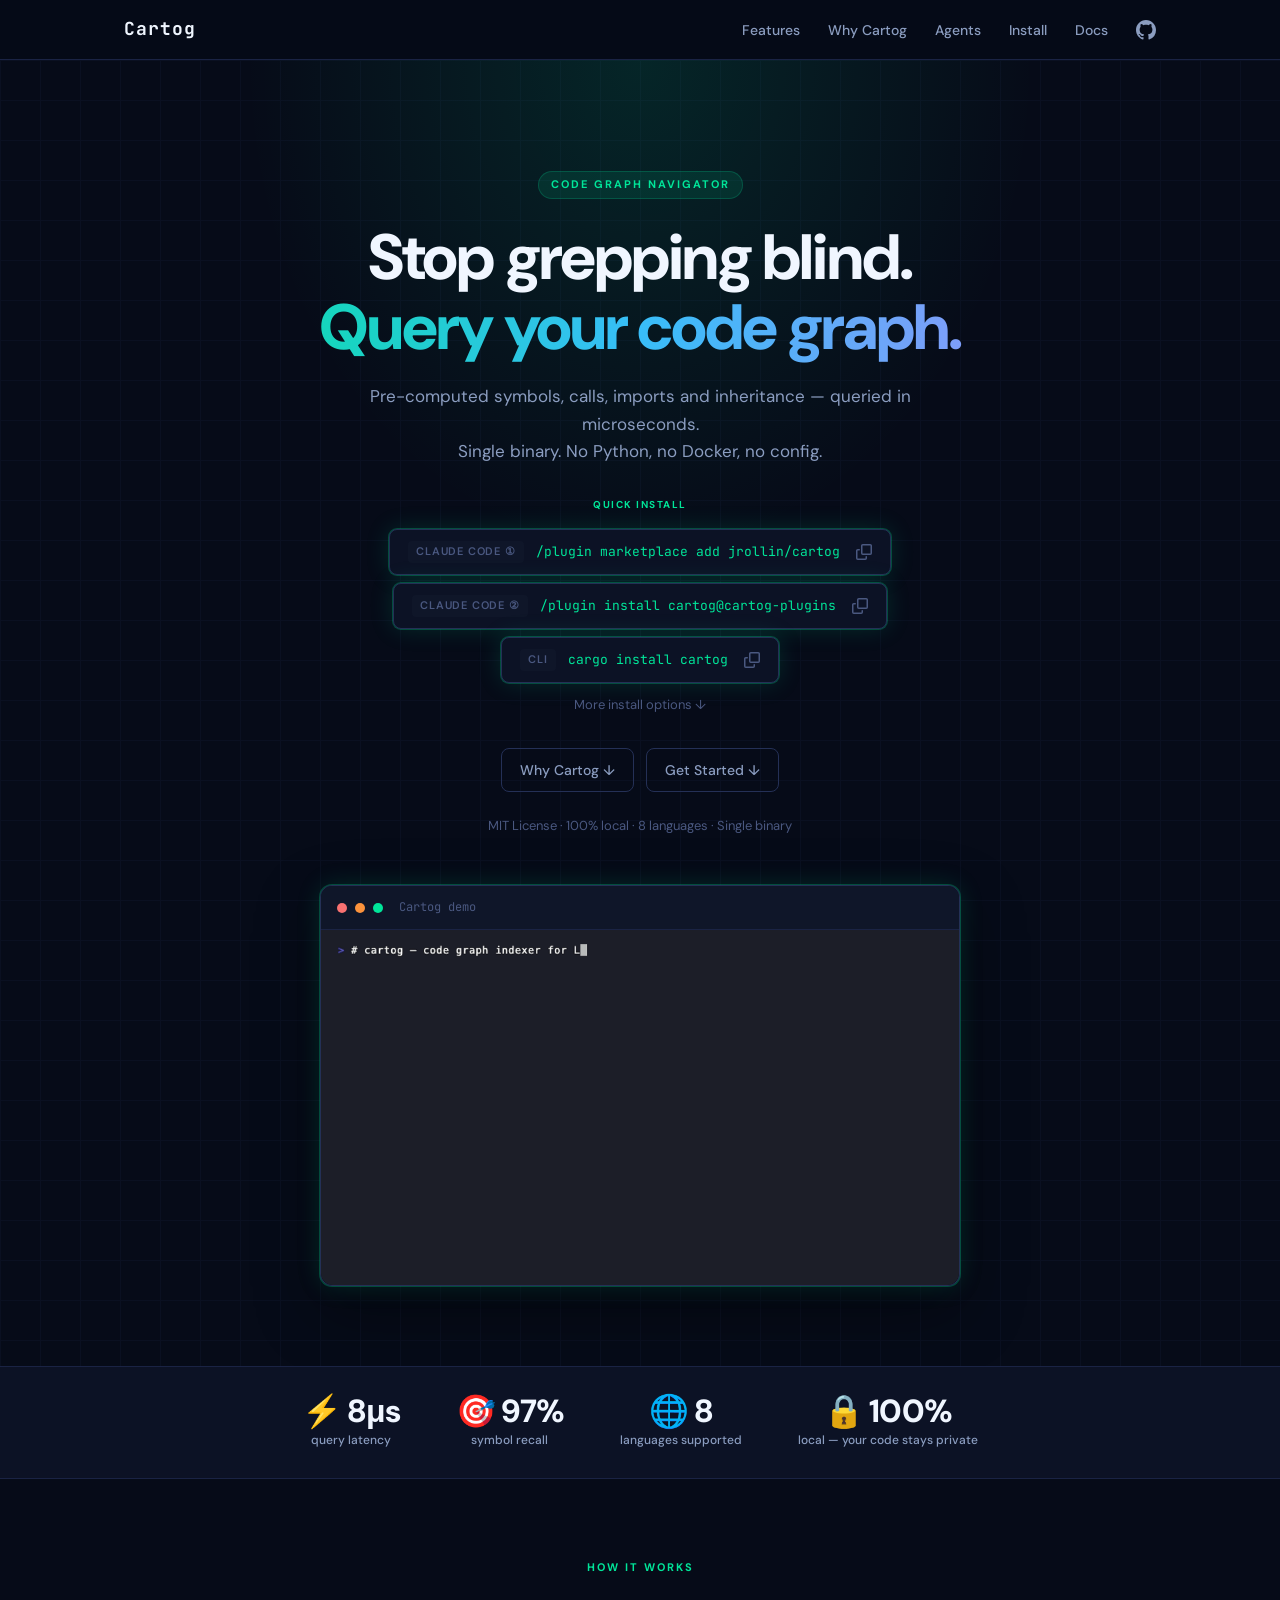
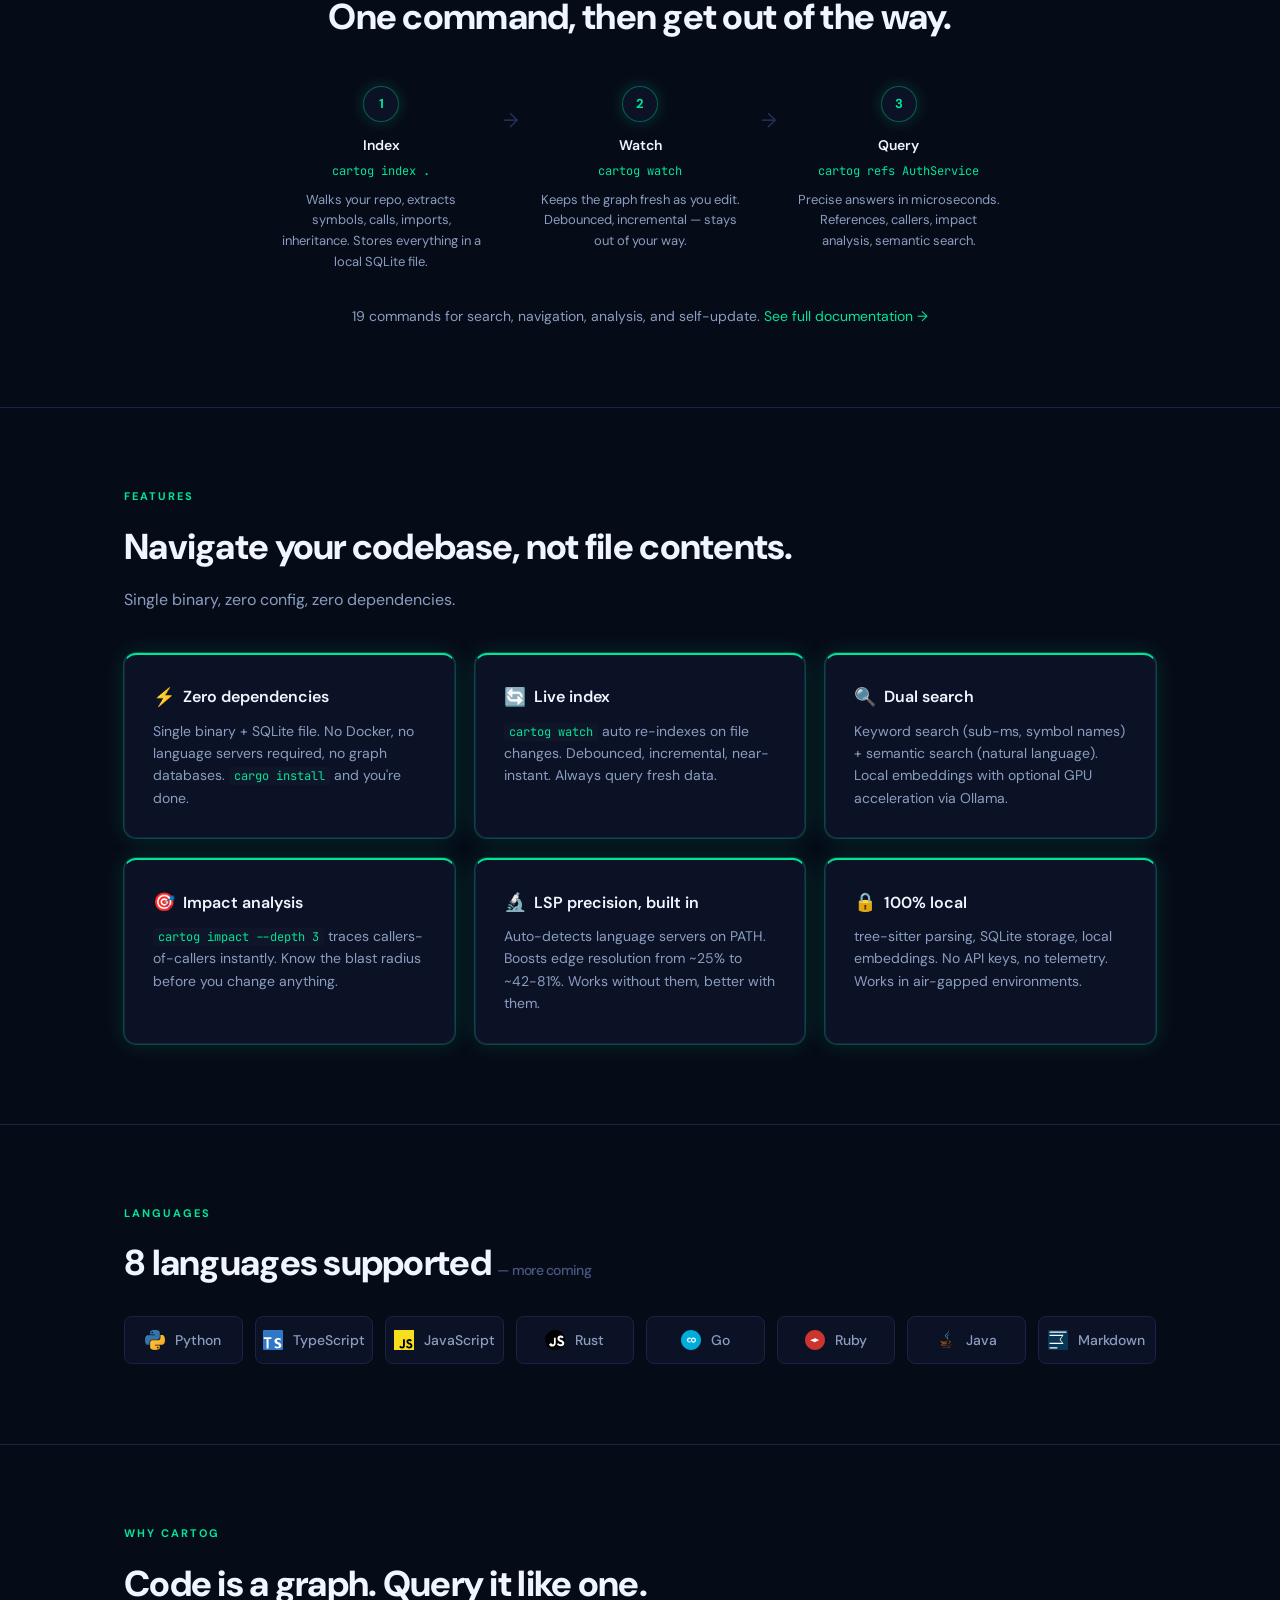
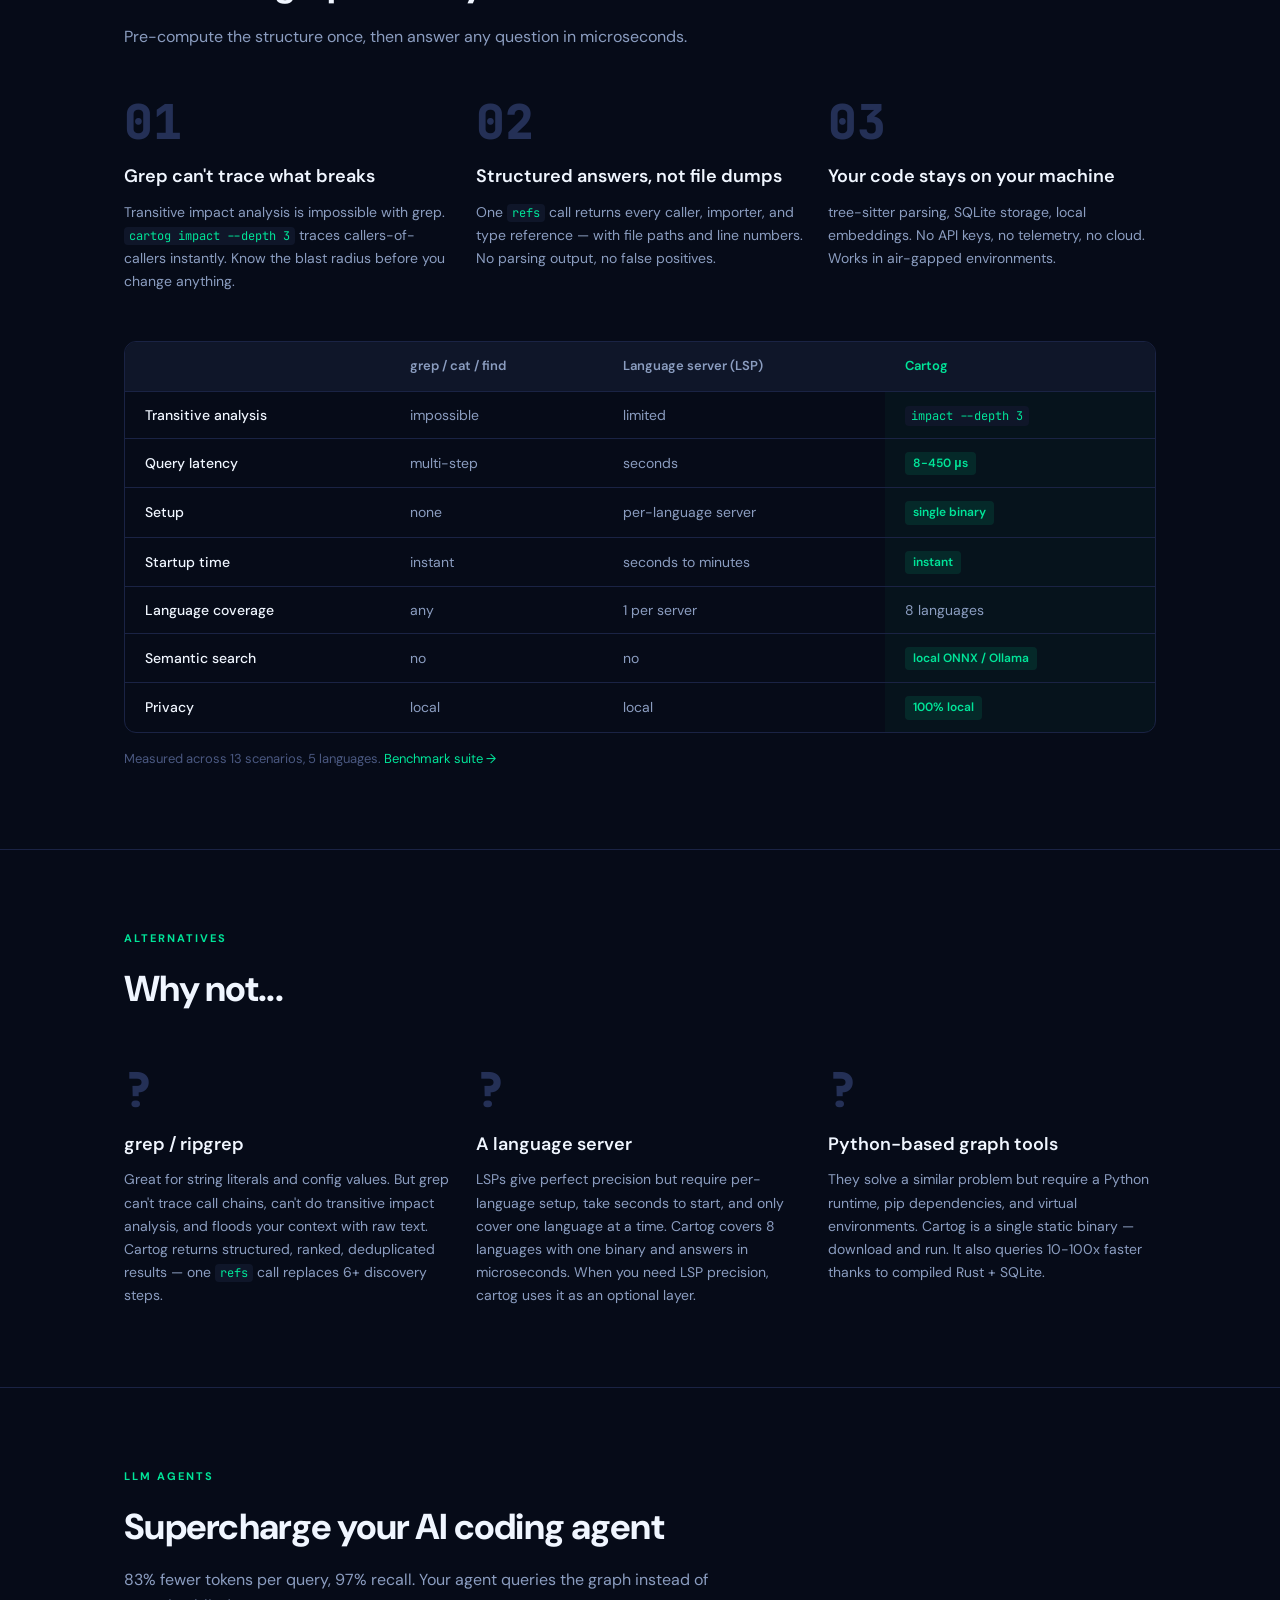
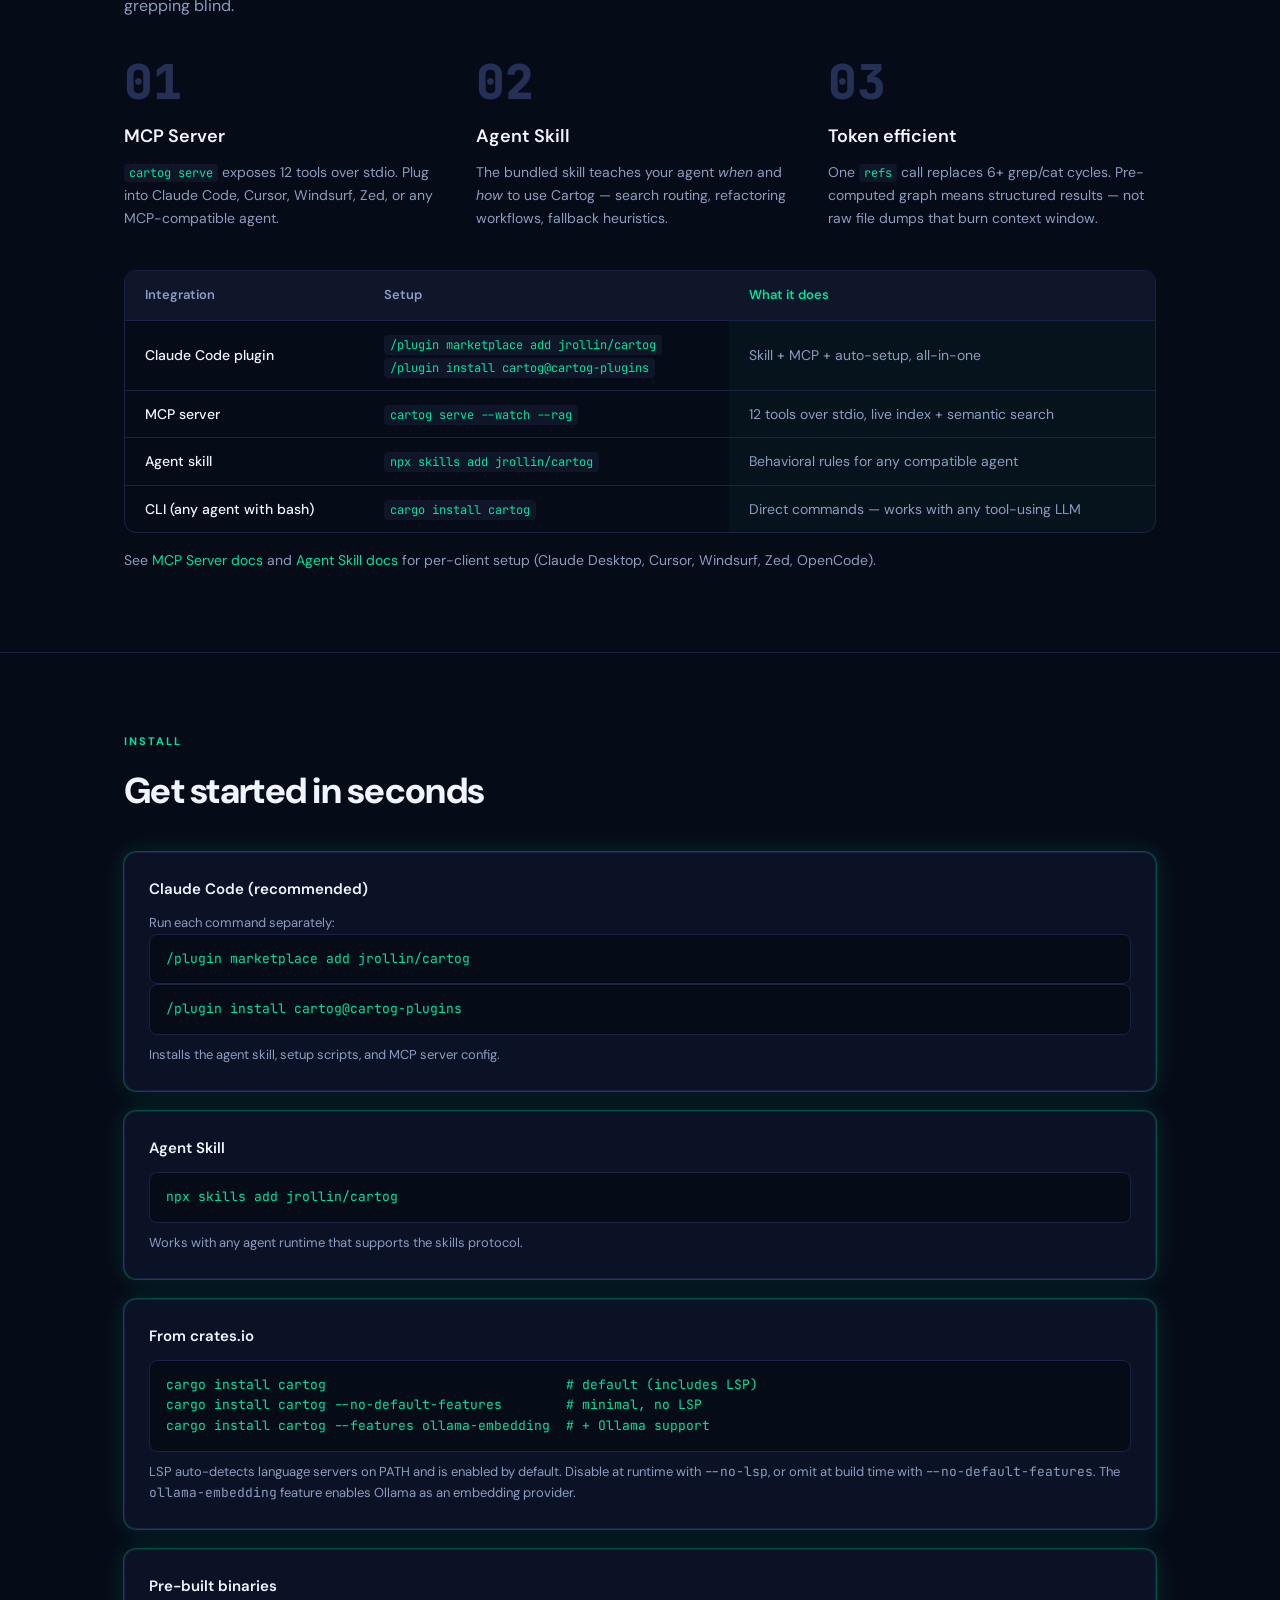
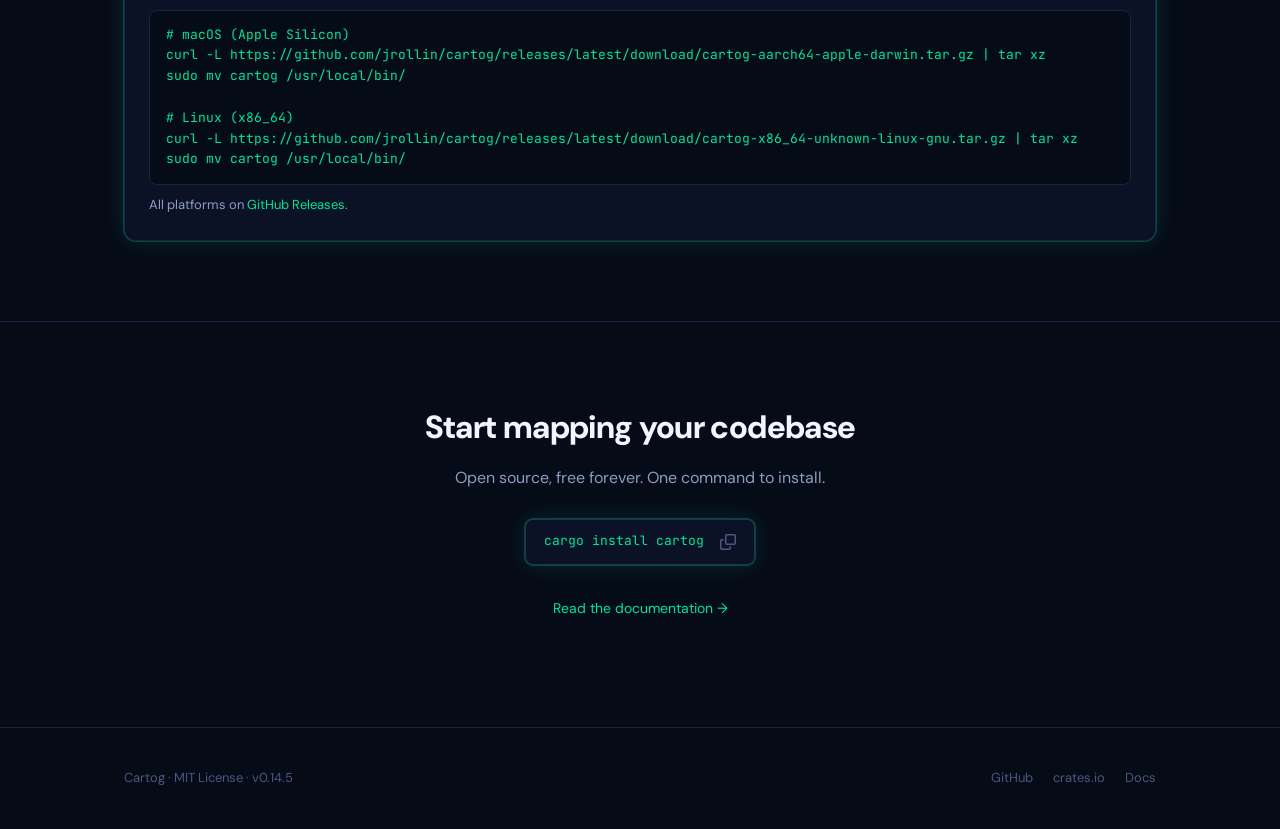
<file: site/index.html>
<!DOCTYPE html>
<html lang="en">
<head>
  <meta charset="UTF-8">
  <meta name="viewport" content="width=device-width, initial-scale=1.0">
  <title>Cartog — Stop grepping blind. Query your code graph.</title>
  <meta name="description" content="Code graph navigator. Pre-computed symbols, calls, imports and inheritance — queried in microseconds. Single binary, 100% local, 8 languages.">
  <link rel="stylesheet" href="style.css">
</head>
<body>

<!-- ── Nav ──────────────────────────────────────── -->
<header class="nav">
  <div class="nav-inner">
    <a href="index.html" class="nav-logo">Cartog</a>
    <button class="nav-toggle" aria-label="Toggle navigation" onclick="document.querySelector('.nav-links').classList.toggle('open')">
      <span></span><span></span><span></span>
    </button>
    <ul class="nav-links">
      <li><a href="#features">Features</a></li>
      <li><a href="#why">Why Cartog</a></li>
      <li><a href="#agents">Agents</a></li>
      <li><a href="#install">Install</a></li>
      <li><a href="usage.html">Docs</a></li>
      <li>
        <a href="https://github.com/jrollin/cartog" class="github-link" aria-label="GitHub">
          <svg viewBox="0 0 16 16"><path d="M8 0C3.58 0 0 3.58 0 8c0 3.54 2.29 6.53 5.47 7.59.4.07.55-.17.55-.38 0-.19-.01-.82-.01-1.49-2.01.37-2.53-.49-2.69-.94-.09-.23-.48-.94-.82-1.13-.28-.15-.68-.52-.01-.53.63-.01 1.08.58 1.23.82.72 1.21 1.87.87 2.33.66.07-.52.28-.87.51-1.07-1.78-.2-3.64-.89-3.64-3.95 0-.87.31-1.59.82-2.15-.08-.2-.36-1.02.08-2.12 0 0 .67-.21 2.2.82.64-.18 1.32-.27 2-.27.68 0 1.36.09 2 .27 1.53-1.04 2.2-.82 2.2-.82.44 1.1.16 1.92.08 2.12.51.56.82 1.27.82 2.15 0 3.07-1.87 3.75-3.65 3.95.29.25.54.73.54 1.48 0 1.07-.01 1.93-.01 2.2 0 .21.15.46.55.38A8.013 8.013 0 0016 8c0-4.42-3.58-8-8-8z"/></svg>
        </a>
      </li>
    </ul>
  </div>
</header>

<!-- ── Hero ─────────────────────────────────────── -->
<section class="hero">
  <div class="container">
    <div class="hero-eyebrow">Code Graph Navigator</div>

    <h1>
      <span class="line-plain">Stop grepping blind.</span>
      <span class="line-accent">Query your code graph.</span>
    </h1>

    <p class="subtitle">
      Pre-computed symbols, calls, imports and inheritance — queried in microseconds.<br>
      Single binary. No Python, no Docker, no config.
    </p>

    <div class="hero-installs">
      <div class="install-group-label">Quick Install</div>
      <div class="install-widget">
        <span class="install-label">Claude Code ①</span>
        <code>/plugin marketplace add jrollin/cartog</code>
        <button class="copy-btn" onclick="copyCmd(this, '/plugin marketplace add jrollin/cartog')" aria-label="Copy to clipboard">
          <svg width="16" height="16" viewBox="0 0 16 16" fill="currentColor"><path d="M0 6.75C0 5.784.784 5 1.75 5h1.5a.75.75 0 010 1.5h-1.5a.25.25 0 00-.25.25v7.5c0 .138.112.25.25.25h7.5a.25.25 0 00.25-.25v-1.5a.75.75 0 011.5 0v1.5A1.75 1.75 0 019.25 16h-7.5A1.75 1.75 0 010 14.25zM5 1.75C5 .784 5.784 0 6.75 0h7.5C15.216 0 16 .784 16 1.75v7.5A1.75 1.75 0 0114.25 11h-7.5A1.75 1.75 0 015 9.25zm1.75-.25a.25.25 0 00-.25.25v7.5c0 .138.112.25.25.25h7.5a.25.25 0 00.25-.25v-7.5a.25.25 0 00-.25-.25z"/></svg>
        </button>
      </div>
      <div class="install-widget">
        <span class="install-label">Claude Code ②</span>
        <code>/plugin install cartog@cartog-plugins</code>
        <button class="copy-btn" onclick="copyCmd(this, '/plugin install cartog@cartog-plugins')" aria-label="Copy to clipboard">
          <svg width="16" height="16" viewBox="0 0 16 16" fill="currentColor"><path d="M0 6.75C0 5.784.784 5 1.75 5h1.5a.75.75 0 010 1.5h-1.5a.25.25 0 00-.25.25v7.5c0 .138.112.25.25.25h7.5a.25.25 0 00.25-.25v-1.5a.75.75 0 011.5 0v1.5A1.75 1.75 0 019.25 16h-7.5A1.75 1.75 0 010 14.25zM5 1.75C5 .784 5.784 0 6.75 0h7.5C15.216 0 16 .784 16 1.75v7.5A1.75 1.75 0 0114.25 11h-7.5A1.75 1.75 0 015 9.25zm1.75-.25a.25.25 0 00-.25.25v7.5c0 .138.112.25.25.25h7.5a.25.25 0 00.25-.25v-7.5a.25.25 0 00-.25-.25z"/></svg>
        </button>
      </div>
      <div class="install-widget">
        <span class="install-label">CLI</span>
        <code>cargo install cartog</code>
        <button class="copy-btn" onclick="copyCmd(this, 'cargo install cartog')" aria-label="Copy to clipboard">
          <svg width="16" height="16" viewBox="0 0 16 16" fill="currentColor"><path d="M0 6.75C0 5.784.784 5 1.75 5h1.5a.75.75 0 010 1.5h-1.5a.25.25 0 00-.25.25v7.5c0 .138.112.25.25.25h7.5a.25.25 0 00.25-.25v-1.5a.75.75 0 011.5 0v1.5A1.75 1.75 0 019.25 16h-7.5A1.75 1.75 0 010 14.25zM5 1.75C5 .784 5.784 0 6.75 0h7.5C15.216 0 16 .784 16 1.75v7.5A1.75 1.75 0 0114.25 11h-7.5A1.75 1.75 0 015 9.25zm1.75-.25a.25.25 0 00-.25.25v7.5c0 .138.112.25.25.25h7.5a.25.25 0 00.25-.25v-7.5a.25.25 0 00-.25-.25z"/></svg>
        </button>
      </div>
      <a href="#install" style="font-size: 13px; color: var(--text-tertiary); margin-top: 4px;">More install options ↓</a>
    </div>

    <div class="hero-ctas" style="margin-top: 32px;">
      <a href="#why" class="btn-secondary">Why Cartog ↓</a>
      <a href="#install" class="btn-secondary">Get Started ↓</a>
    </div>

    <div class="hero-meta">
      <span>MIT License · 100% local · 8 languages · Single binary</span>
    </div>

    <!-- Terminal demo -->
    <div class="terminal" style="margin-top: 48px;">
      <div class="terminal-header">
        <div class="terminal-dot red"></div>
        <div class="terminal-dot yellow"></div>
        <div class="terminal-dot green"></div>
        <span class="terminal-title">Cartog demo</span>
      </div>
      <img src="demo.gif" alt="Cartog demo — index, search, refs, impact" class="terminal-gif">
    </div>
  </div>
</section>

<!-- ── Stats bar ───────────────────────────────── -->
<div class="stats-bar">
  <div class="container">
    <div class="stat-item">
      <div class="stat-value">⚡ 8μs</div>
      <div class="stat-label">query latency</div>
    </div>
    <div class="stat-item">
      <div class="stat-value">🎯 97%</div>
      <div class="stat-label">symbol recall</div>
    </div>
    <div class="stat-item">
      <div class="stat-value">🌐 8</div>
      <div class="stat-label">languages supported</div>
    </div>
    <div class="stat-item">
      <div class="stat-value">🔒 100%</div>
      <div class="stat-label">local — your code stays private</div>
    </div>
  </div>
</div>

<!-- ── How It Works ─────────────────────────────── -->
<section class="how-it-works">
  <div class="container">
    <div class="section-label">How it works</div>
    <h2 class="section-heading">One command, then get out of the way.</h2>

    <div class="how-steps">
      <div class="how-step">
        <div class="how-step-number">1</div>
        <div class="how-step-title">Index</div>
        <code>cartog index .</code>
        <p>Walks your repo, extracts symbols, calls, imports, inheritance. Stores everything in a local SQLite file.</p>
      </div>

      <div class="how-arrow" aria-hidden="true">→</div>

      <div class="how-step">
        <div class="how-step-number">2</div>
        <div class="how-step-title">Watch</div>
        <code>cartog watch</code>
        <p>Keeps the graph fresh as you edit. Debounced, incremental — stays out of your way.</p>
      </div>

      <div class="how-arrow" aria-hidden="true">→</div>

      <div class="how-step">
        <div class="how-step-number">3</div>
        <div class="how-step-title">Query</div>
        <code>cartog refs AuthService</code>
        <p>Precise answers in microseconds. References, callers, impact analysis, semantic search.</p>
      </div>
    </div>

    <p style="margin-top: 32px; text-align: center; font-size: 14px; color: var(--text-secondary);">
      19 commands for search, navigation, analysis, and self-update. <a href="usage.html">See full documentation →</a>
    </p>
  </div>
</section>

<!-- ── Features ─────────────────────────────────── -->
<section id="features">
  <div class="container">
    <div class="section-label">Features</div>
    <h2 class="section-heading">Navigate your codebase, not file contents.</h2>
    <p class="section-subtitle">Single binary, zero config, zero dependencies.</p>

    <div class="features-grid" style="margin-top: 40px;">
      <div class="feature-card">
        <h3><span class="feature-icon">⚡</span> Zero dependencies</h3>
        <p>Single binary + SQLite file. No Docker, no language servers required, no graph databases. <code>cargo install</code> and you're done.</p>
      </div>
      <div class="feature-card">
        <h3><span class="feature-icon">🔄</span> Live index</h3>
        <p><code>cartog watch</code> auto re-indexes on file changes. Debounced, incremental, near-instant. Always query fresh data.</p>
      </div>
      <div class="feature-card">
        <h3><span class="feature-icon">🔍</span> Dual search</h3>
        <p>Keyword search (sub-ms, symbol names) + semantic search (natural language). Local embeddings with optional GPU acceleration via Ollama.</p>
      </div>
      <div class="feature-card">
        <h3><span class="feature-icon">🎯</span> Impact analysis</h3>
        <p><code>cartog impact --depth 3</code> traces callers-of-callers instantly. Know the blast radius before you change anything.</p>
      </div>
      <div class="feature-card">
        <h3><span class="feature-icon">🔬</span> LSP precision, built in</h3>
        <p>Auto-detects language servers on PATH. Boosts edge resolution from ~25% to ~42-81%. Works without them, better with them.</p>
      </div>
      <div class="feature-card">
        <h3><span class="feature-icon">🔒</span> 100% local</h3>
        <p>tree-sitter parsing, SQLite storage, local embeddings. No API keys, no telemetry. Works in air-gapped environments.</p>
      </div>
    </div>
  </div>
</section>

<!-- ── Languages ─────────────────────────────────── -->
<section class="languages-section">
  <div class="container">
    <div class="section-label">Languages</div>
    <h2 class="section-heading">8 languages supported <span style="font-size: 14px; font-weight: 500; color: var(--text-tertiary);">— more coming</span></h2>
    <div class="lang-grid">
      <span class="lang-tag">
        <svg width="20" height="20" viewBox="0 0 256 255"><defs><linearGradient id="py-a" x1="12.96%" x2="79.68%" y1="12.04%" y2="93.06%"><stop offset="0%" stop-color="#387EB8"/><stop offset="100%" stop-color="#366994"/></linearGradient><linearGradient id="py-b" x1="19.13%" x2="90.43%" y1="20.58%" y2="88.72%"><stop offset="0%" stop-color="#FFC331"/><stop offset="100%" stop-color="#F5A623"/></linearGradient></defs><path fill="url(#py-a)" d="M126.916.072c-64.832 0-60.784 28.115-60.784 28.115l.072 29.128h61.868v8.745H41.631S.145 61.355.145 126.77c0 65.417 36.21 63.097 36.21 63.097h21.61v-30.356s-1.165-36.21 35.632-36.21h61.362s34.475.557 34.475-33.319V33.97S194.67.072 126.916.072zM92.802 19.66a11.12 11.12 0 110 22.24 11.12 11.12 0 010-22.24z"/><path fill="url(#py-b)" d="M128.757 254.126c64.832 0 60.784-28.115 60.784-28.115l-.072-29.127H127.6v-8.745h86.441s41.486 4.705 41.486-60.712c0-65.416-36.21-63.096-36.21-63.096h-21.61v30.355s1.165 36.21-35.632 36.21h-61.362s-34.475-.557-34.475 33.32v56.013s-5.235 33.897 62.518 33.897zm34.114-19.586a11.12 11.12 0 110-22.24 11.12 11.12 0 010 22.24z"/></svg>
        Python
      </span>
      <span class="lang-tag">
        <svg width="20" height="20" viewBox="0 0 256 256"><rect width="256" height="256" fill="#3178C6" rx="12"/><path fill="#fff" d="M150.518 200.475v27.62c4.492 2.302 9.805 4.028 15.938 5.179 6.133 1.151 12.597 1.726 19.393 1.726 6.622 0 12.914-.633 18.874-1.899 5.96-1.266 11.187-3.352 15.678-6.257 4.492-2.906 8.048-6.796 10.669-11.672 2.621-4.875 3.932-10.94 3.932-18.194 0-5.237-.758-9.768-2.274-13.592-1.516-3.825-3.7-7.246-6.551-10.264-2.851-3.018-6.305-5.756-10.362-8.214-4.057-2.457-8.626-4.799-13.707-7.024-3.7-1.554-7.016-3.049-9.95-4.484-2.932-1.436-5.434-2.906-7.506-4.408-2.072-1.504-3.664-3.122-4.776-4.855-1.112-1.733-1.668-3.71-1.668-5.93 0-2.047.498-3.882 1.494-5.506.997-1.623 2.39-3.018 4.181-4.18 1.791-1.164 3.932-2.063 6.422-2.698 2.49-.634 5.237-.952 8.24-.952 2.136 0 4.407.173 6.813.519 2.406.346 4.836.895 7.287 1.647 2.451.751 4.836 1.699 7.156 2.843a37.4 37.4 0 016.38 3.97v-25.534c-4.145-1.669-8.683-2.882-13.616-3.64-4.933-.759-10.554-1.138-16.862-1.138-6.552 0-12.778.691-18.68 2.073-5.9 1.382-11.126 3.583-15.678 6.603-4.55 3.018-8.162 6.968-10.833 11.849-2.67 4.882-4.006 10.764-4.006 17.648 0 8.617 2.562 15.977 7.687 22.082 5.126 6.104 12.812 11.169 23.06 15.195 4.058 1.611 7.803 3.165 11.234 4.663 3.432 1.496 6.38 3.069 8.845 4.717 2.466 1.647 4.396 3.467 5.79 5.458 1.393 1.991 2.09 4.296 2.09 6.914 0 1.93-.44 3.71-1.322 5.333-.88 1.623-2.217 3.018-4.008 4.18-1.791 1.164-4.043 2.063-6.755 2.698-2.712.634-5.876.952-9.494.952-6.206 0-12.347-1.093-18.422-3.278-6.075-2.185-11.602-5.468-16.58-9.85zM108.042 115.233h-36.697v120.012H45.274V115.233H8.577V92.055h99.465v23.178z"/></svg>
        TypeScript
      </span>
      <span class="lang-tag">
        <svg width="20" height="20" viewBox="0 0 256 256"><path fill="#F7DF1E" d="M0 0h256v256H0z"/><path d="M67.312 213.932l19.59-11.856c3.78 6.701 7.218 12.371 15.465 12.371 7.905 0 12.89-3.092 12.89-15.12v-81.798h24.057v82.138c0 24.917-14.606 36.259-35.916 36.259-19.245 0-30.416-9.967-36.087-21.996m85.07-2.576l19.588-11.341c5.157 8.421 11.859 14.607 23.715 14.607 9.969 0 16.325-4.984 16.325-11.858 0-8.248-6.53-11.17-17.528-15.98l-6.013-2.58c-17.357-7.387-28.87-16.667-28.87-36.257 0-18.044 13.747-31.792 35.228-31.792 15.294 0 26.292 5.328 34.196 19.247l-18.732 12.03c-4.125-7.389-8.591-10.31-15.465-10.31-7.046 0-11.514 4.468-11.514 10.31 0 7.217 4.468 10.14 14.778 14.608l6.014 2.577c20.45 8.765 31.963 17.7 31.963 37.804 0 21.654-17.012 33.51-39.867 33.51-22.339 0-36.774-10.654-43.819-24.574"/></svg>
        JavaScript
      </span>
      <span class="lang-tag">
        <svg width="20" height="20" viewBox="0 0 256 256"><path fill="#000" d="M128.088 0C57.328 0 0 57.328 0 128.088s57.328 128.088 128.088 128.088 128.088-57.328 128.088-128.088S198.848 0 128.088 0z"/><path fill="#fff" d="M81.102 170.627c3.914 7.406 11.14 14.06 19.014 14.06 9.056 0 14.81-4.68 14.81-18.27V97.71h22.338v69.32c0 30.096-17.658 43.778-43.396 43.778-23.262 0-36.73-12.148-43.398-26.774l19.632-13.407zm92.816-2.456c4.606 7.502 13.248 15.478 26.89 15.478 11.306 0 18.558-5.654 18.558-13.458 0-9.336-7.432-12.654-19.924-18.09l-6.84-2.934c-19.748-8.408-32.87-18.94-32.87-41.21 0-20.492 15.626-36.108 40.044-36.108 17.372 0 29.854 6.048 38.854 21.882l-21.28 13.666c-4.684-8.39-9.756-11.696-17.574-11.696-8.002 0-13.072 5.082-13.072 11.696 0 8.188 5.07 11.504 16.778 16.594l6.84 2.934c23.252 9.966 36.384 20.148 36.384 43.008 0 24.632-19.352 38.108-45.338 38.108-25.406 0-41.852-12.098-49.896-27.928l21.446-11.942z"/></svg>
        Rust
      </span>
      <span class="lang-tag">
        <svg width="20" height="20" viewBox="0 0 256 256"><path fill="#00ADD8" d="M128 0C57.308 0 0 57.308 0 128s57.308 128 128 128 128-57.308 128-128S198.692 0 128 0z"/><path fill="#fff" d="M123.63 115.638s-6.256-4.71-13.354-4.71c-10.394 0-18.772 8.378-18.772 18.772 0 10.394 8.378 18.772 18.772 18.772 7.098 0 13.354-4.71 13.354-4.71v14.198s-7.098 3.396-15.232 3.396c-18.128 0-32.82-14.692-32.82-32.82s14.692-32.82 32.82-32.82c8.134 0 15.232 3.396 15.232 3.396v16.526zm35.478-18.126c18.128 0 32.82 14.692 32.82 32.82s-14.692 32.82-32.82 32.82-32.82-14.692-32.82-32.82 14.692-32.82 32.82-32.82zm0 49.664c9.298 0 16.844-7.546 16.844-16.844s-7.546-16.844-16.844-16.844-16.844 7.546-16.844 16.844 7.546 16.844 16.844 16.844z"/></svg>
        Go
      </span>
      <span class="lang-tag">
        <svg width="20" height="20" viewBox="0 0 256 256"><path fill="#CC342D" d="M128 0C57.308 0 0 57.308 0 128s57.308 128 128 128 128-57.308 128-128S198.692 0 128 0z"/><path fill="#fff" d="M116.8 155.2l28.8-14.4-28.8-14.4V155.2zm64-25.6L128 102.4v51.2l52.8-24zm-115.2 0L128 156.8V105.6l-62.4 24z"/></svg>
        Ruby
      </span>
      <span class="lang-tag">
        <svg width="20" height="20" viewBox="0 0 256 256"><path fill="#E76F00" d="M83.037 165.865s-7.66 4.458 5.456 5.963c15.88 1.82 24.012 1.56 41.52-1.766 0 0 4.607 2.885 11.03 5.387-39.223 16.81-88.794-.974-57.006-9.584zm-4.715-21.975s-8.59 6.355 4.536 7.716c16.964 1.76 30.387 1.903 53.574-2.586 0 0 3.207 3.252 8.258 5.028-47.428 13.876-100.278 1.093-66.368-10.158z"/><path fill="#5382A1" d="M143.294 109.027c9.686 11.148-2.548 21.177-2.548 21.177s24.584-12.695 13.296-28.597c-10.54-14.842-18.622-22.198 25.132-47.592 0 0-68.7 17.157-35.88 55.012z"/><path fill="#E76F00" d="M199.297 180.303s5.666 4.67-6.237 8.282c-22.647 6.867-94.268 8.94-114.165.273-7.148-3.115 6.26-7.431 10.476-8.343 4.397-1.014 6.912-.826 6.912-.826-7.954-5.6-51.41 11.004-22.079 15.753 80.003 12.942 145.87-5.83 125.093-15.139zm-109.898-39.87s-36.434 8.658-12.9 11.8c9.936 1.328 29.745 1.028 48.202-.527 15.097-1.27 30.233-3.988 30.233-3.988s-5.324 2.28-9.178 4.905c-37.107 9.76-108.81 5.22-88.14-4.768 17.486-8.433 31.783-7.422 31.783-7.422zm65.572 36.635c37.722-19.6 20.275-38.422 8.107-35.888-2.98.622-4.313 1.161-4.313 1.161s1.11-1.737 3.227-2.486c24.117-8.482 42.672 25.015-7.778 38.3 0 0 .585-.525.757-1.087z"/><path fill="#5382A1" d="M160.775 0s20.887 20.887-19.8 53.022c-32.584 25.754-7.428 40.443-.016 57.215-19.003-17.14-32.94-32.23-23.583-46.275C131.142 43.57 168.917 33.387 160.775 0z"/><path fill="#E76F00" d="M92.235 230.378c36.2 2.317 91.837-1.287 93.18-18.408 0 0-2.533 6.5-29.945 11.662-30.925 5.825-69.092 5.145-91.727 1.413 0 0 4.633 3.832 28.492 5.333z"/></svg>
        Java
      </span>
      <span class="lang-tag">
        <svg width="20" height="20" viewBox="0 0 256 256" fill="none"><rect width="256" height="256" rx="12" fill="#083755"/><path d="M20 220h100v16H20zM20 20h216v16H20zm0 40h180l-40 60 40 60H20v-16h160l-32-44 32-44H20z" fill="#fff"/></svg>
        Markdown
      </span>
    </div>
  </div>
</section>

<!-- ── Why Cartog ───────────────────────────────── -->
<section id="why">
  <div class="container">
    <div class="section-label">Why Cartog</div>
    <h2 class="section-heading">Code is a graph. Query it like one.</h2>
    <p class="section-subtitle">Pre-compute the structure once, then answer any question in microseconds.</p>

    <div class="why-grid">
      <div class="why-card">
        <div class="why-number">01</div>
        <h3>Grep can't trace what breaks</h3>
        <p>Transitive impact analysis is impossible with grep. <code>cartog impact --depth 3</code> traces callers-of-callers instantly. Know the blast radius before you change anything.</p>
      </div>
      <div class="why-card">
        <div class="why-number">02</div>
        <h3>Structured answers, not file dumps</h3>
        <p>One <code>refs</code> call returns every caller, importer, and type reference — with file paths and line numbers. No parsing output, no false positives.</p>
      </div>
      <div class="why-card">
        <div class="why-number">03</div>
        <h3>Your code stays on your machine</h3>
        <p>tree-sitter parsing, SQLite storage, local embeddings. No API keys, no telemetry, no cloud. Works in air-gapped environments.</p>
      </div>
    </div>

    <!-- Comparison table -->
    <div class="table-wrapper" style="margin-top: 48px;">
      <table>
        <thead>
          <tr>
            <th></th>
            <th>grep / cat / find</th>
            <th>Language server (LSP)</th>
            <th>Cartog</th>
          </tr>
        </thead>
        <tbody>
          <tr>
            <td>Transitive analysis</td>
            <td>impossible</td>
            <td>limited</td>
            <td><code>impact --depth 3</code></td>
          </tr>
          <tr>
            <td>Query latency</td>
            <td>multi-step</td>
            <td>seconds</td>
            <td><span class="badge">8-450 μs</span></td>
          </tr>
          <tr>
            <td>Setup</td>
            <td>none</td>
            <td>per-language server</td>
            <td><span class="badge">single binary</span></td>
          </tr>
          <tr>
            <td>Startup time</td>
            <td>instant</td>
            <td>seconds to minutes</td>
            <td><span class="badge">instant</span></td>
          </tr>
          <tr>
            <td>Language coverage</td>
            <td>any</td>
            <td>1 per server</td>
            <td>8 languages</td>
          </tr>
          <tr>
            <td>Semantic search</td>
            <td>no</td>
            <td>no</td>
            <td><span class="badge">local ONNX / Ollama</span></td>
          </tr>
          <tr>
            <td>Privacy</td>
            <td>local</td>
            <td>local</td>
            <td><span class="badge">100% local</span></td>
          </tr>
        </tbody>
      </table>
    </div>

    <p style="margin-top: 16px; font-size: 13px; color: var(--text-tertiary);">
      Measured across 13 scenarios, 5 languages. <a href="https://github.com/jrollin/cartog/tree/main/crates/cartog/benches">Benchmark suite →</a>
    </p>
  </div>
</section>

<!-- ── Why Not ─────────────────────────────────── -->
<section class="why-not-section">
  <div class="container">
    <div class="section-label">Alternatives</div>
    <h2 class="section-heading">Why not...</h2>

    <div class="why-grid">
      <div class="why-card">
        <div class="why-number">?</div>
        <h3>grep / ripgrep</h3>
        <p>Great for string literals and config values. But grep can't trace call chains, can't do transitive impact analysis, and floods your context with raw text. Cartog returns structured, ranked, deduplicated results — one <code>refs</code> call replaces 6+ discovery steps.</p>
      </div>
      <div class="why-card">
        <div class="why-number">?</div>
        <h3>A language server</h3>
        <p>LSPs give perfect precision but require per-language setup, take seconds to start, and only cover one language at a time. Cartog covers 8 languages with one binary and answers in microseconds. When you need LSP precision, cartog uses it as an optional layer.</p>
      </div>
      <div class="why-card">
        <div class="why-number">?</div>
        <h3>Python-based graph tools</h3>
        <p>They solve a similar problem but require a Python runtime, pip dependencies, and virtual environments. Cartog is a single static binary — download and run. It also queries 10-100x faster thanks to compiled Rust + SQLite.</p>
      </div>
    </div>
  </div>
</section>

<!-- ── LLM Agents ──────────────────────────────── -->
<section id="agents">
  <div class="container">
    <div class="section-label">LLM Agents</div>
    <h2 class="section-heading">Supercharge your AI coding agent</h2>
    <p class="section-subtitle">83% fewer tokens per query, 97% recall. Your agent queries the graph instead of grepping blind.</p>

    <div class="why-grid" style="margin-top: 40px;">
      <div class="why-card">
        <div class="why-number">01</div>
        <h3>MCP Server</h3>
        <p><code>cartog serve</code> exposes 12 tools over stdio. Plug into Claude Code, Cursor, Windsurf, Zed, or any MCP-compatible agent.</p>
      </div>
      <div class="why-card">
        <div class="why-number">02</div>
        <h3>Agent Skill</h3>
        <p>The bundled skill teaches your agent <em>when</em> and <em>how</em> to use Cartog — search routing, refactoring workflows, fallback heuristics.</p>
      </div>
      <div class="why-card">
        <div class="why-number">03</div>
        <h3>Token efficient</h3>
        <p>One <code>refs</code> call replaces 6+ grep/cat cycles. Pre-computed graph means structured results — not raw file dumps that burn context window.</p>
      </div>
    </div>

    <div class="table-wrapper" style="margin-top: 40px;">
      <table>
        <thead>
          <tr>
            <th>Integration</th>
            <th>Setup</th>
            <th>What it does</th>
          </tr>
        </thead>
        <tbody>
          <tr>
            <td>Claude Code plugin</td>
            <td><code>/plugin marketplace add jrollin/cartog</code><br><code>/plugin install cartog@cartog-plugins</code></td>
            <td>Skill + MCP + auto-setup, all-in-one</td>
          </tr>
          <tr>
            <td>MCP server</td>
            <td><code>cartog serve --watch --rag</code></td>
            <td>12 tools over stdio, live index + semantic search</td>
          </tr>
          <tr>
            <td>Agent skill</td>
            <td><code>npx skills add jrollin/cartog</code></td>
            <td>Behavioral rules for any compatible agent</td>
          </tr>
          <tr>
            <td>CLI (any agent with bash)</td>
            <td><code>cargo install cartog</code></td>
            <td>Direct commands — works with any tool-using LLM</td>
          </tr>
        </tbody>
      </table>
    </div>

    <p style="margin-top: 16px; font-size: 14px; color: var(--text-secondary);">
      See <a href="usage.html#mcp-server">MCP Server docs</a> and <a href="usage.html#agent-skill">Agent Skill docs</a> for per-client setup (Claude Desktop, Cursor, Windsurf, Zed, OpenCode).
    </p>
  </div>
</section>

<!-- ── Install ──────────────────────────────────── -->
<section id="install">
  <div class="container">
    <div class="section-label">Install</div>
    <h2 class="section-heading">Get started in seconds</h2>

    <div class="install-options" style="grid-template-columns: 1fr;">
      <div class="install-card">
        <h3>Claude Code (recommended)</h3>
        <p>Run each command separately:</p>
        <pre>/plugin marketplace add jrollin/cartog</pre>
        <pre>/plugin install cartog@cartog-plugins</pre>
        <p>Installs the agent skill, setup scripts, and MCP server config.</p>
      </div>
      <div class="install-card">
        <h3>Agent Skill</h3>
        <pre>npx skills add jrollin/cartog</pre>
        <p>Works with any agent runtime that supports the skills protocol.</p>
      </div>
      <div class="install-card">
        <h3>From crates.io</h3>
        <pre>cargo install cartog                              <span class="comment"># default (includes LSP)</span>
cargo install cartog --no-default-features        <span class="comment"># minimal, no LSP</span>
cargo install cartog --features ollama-embedding  <span class="comment"># + Ollama support</span></pre>
        <p>LSP auto-detects language servers on PATH and is enabled by default. Disable at runtime with <code>--no-lsp</code>, or omit at build time with <code>--no-default-features</code>. The <code>ollama-embedding</code> feature enables Ollama as an embedding provider.</p>
      </div>
      <div class="install-card">
        <h3>Pre-built binaries</h3>
        <pre><span class="comment"># macOS (Apple Silicon)</span>
curl -L https://github.com/jrollin/cartog/releases/latest/download/cartog-aarch64-apple-darwin.tar.gz | tar xz
sudo mv cartog /usr/local/bin/

<span class="comment"># Linux (x86_64)</span>
curl -L https://github.com/jrollin/cartog/releases/latest/download/cartog-x86_64-unknown-linux-gnu.tar.gz | tar xz
sudo mv cartog /usr/local/bin/</pre>
        <p>All platforms on <a href="https://github.com/jrollin/cartog/releases/latest">GitHub Releases</a>.</p>
      </div>
    </div>

  </div>
</section>

<!-- ── CTA ──────────────────────────────────────── -->
<section class="cta">
  <div class="container">
    <h2>Start mapping your codebase</h2>
    <p>Open source, free forever. One command to install.</p>
    <div class="install-widget">
      <code>cargo install cartog</code>
      <button class="copy-btn" onclick="copyCmd(this, 'cargo install cartog')" aria-label="Copy to clipboard">
        <svg width="16" height="16" viewBox="0 0 16 16" fill="currentColor"><path d="M0 6.75C0 5.784.784 5 1.75 5h1.5a.75.75 0 010 1.5h-1.5a.25.25 0 00-.25.25v7.5c0 .138.112.25.25.25h7.5a.25.25 0 00.25-.25v-1.5a.75.75 0 011.5 0v1.5A1.75 1.75 0 019.25 16h-7.5A1.75 1.75 0 010 14.25zM5 1.75C5 .784 5.784 0 6.75 0h7.5C15.216 0 16 .784 16 1.75v7.5A1.75 1.75 0 0114.25 11h-7.5A1.75 1.75 0 015 9.25zm1.75-.25a.25.25 0 00-.25.25v7.5c0 .138.112.25.25.25h7.5a.25.25 0 00.25-.25v-7.5a.25.25 0 00-.25-.25z"/></svg>
      </button>
    </div>
    <p style="margin-top: 32px; font-size: 14px;"><a href="usage.html">Read the documentation →</a></p>
  </div>
</section>

<!-- ── Footer ──────────────────────────────────── -->
<footer class="footer">
  <div class="container">
    <div class="footer-inner">
      <span>Cartog · MIT License · v0.14.5</span>
      <ul class="footer-links">
        <li><a href="https://github.com/jrollin/cartog">GitHub</a></li>
        <li><a href="https://crates.io/crates/cartog">crates.io</a></li>
        <li><a href="usage.html">Docs</a></li>
      </ul>
    </div>
  </div>
</footer>

<script>
function copyCmd(btn, text) {
  navigator.clipboard.writeText(text).then(() => {
    btn.innerHTML = '<svg width="16" height="16" viewBox="0 0 16 16" fill="currentColor"><path d="M13.78 4.22a.75.75 0 010 1.06l-7.25 7.25a.75.75 0 01-1.06 0L2.22 9.28a.75.75 0 011.06-1.06L6 10.94l6.72-6.72a.75.75 0 011.06 0z"/></svg>';
    setTimeout(() => {
      btn.innerHTML = '<svg width="16" height="16" viewBox="0 0 16 16" fill="currentColor"><path d="M0 6.75C0 5.784.784 5 1.75 5h1.5a.75.75 0 010 1.5h-1.5a.25.25 0 00-.25.25v7.5c0 .138.112.25.25.25h7.5a.25.25 0 00.25-.25v-1.5a.75.75 0 011.5 0v1.5A1.75 1.75 0 019.25 16h-7.5A1.75 1.75 0 010 14.25zM5 1.75C5 .784 5.784 0 6.75 0h7.5C15.216 0 16 .784 16 1.75v7.5A1.75 1.75 0 0114.25 11h-7.5A1.75 1.75 0 015 9.25zm1.75-.25a.25.25 0 00-.25.25v7.5c0 .138.112.25.25.25h7.5a.25.25 0 00.25-.25v-7.5a.25.25 0 00-.25-.25z"/></svg>';
    }, 2000);
  });
}
</script>

</body>
</html>
</file>
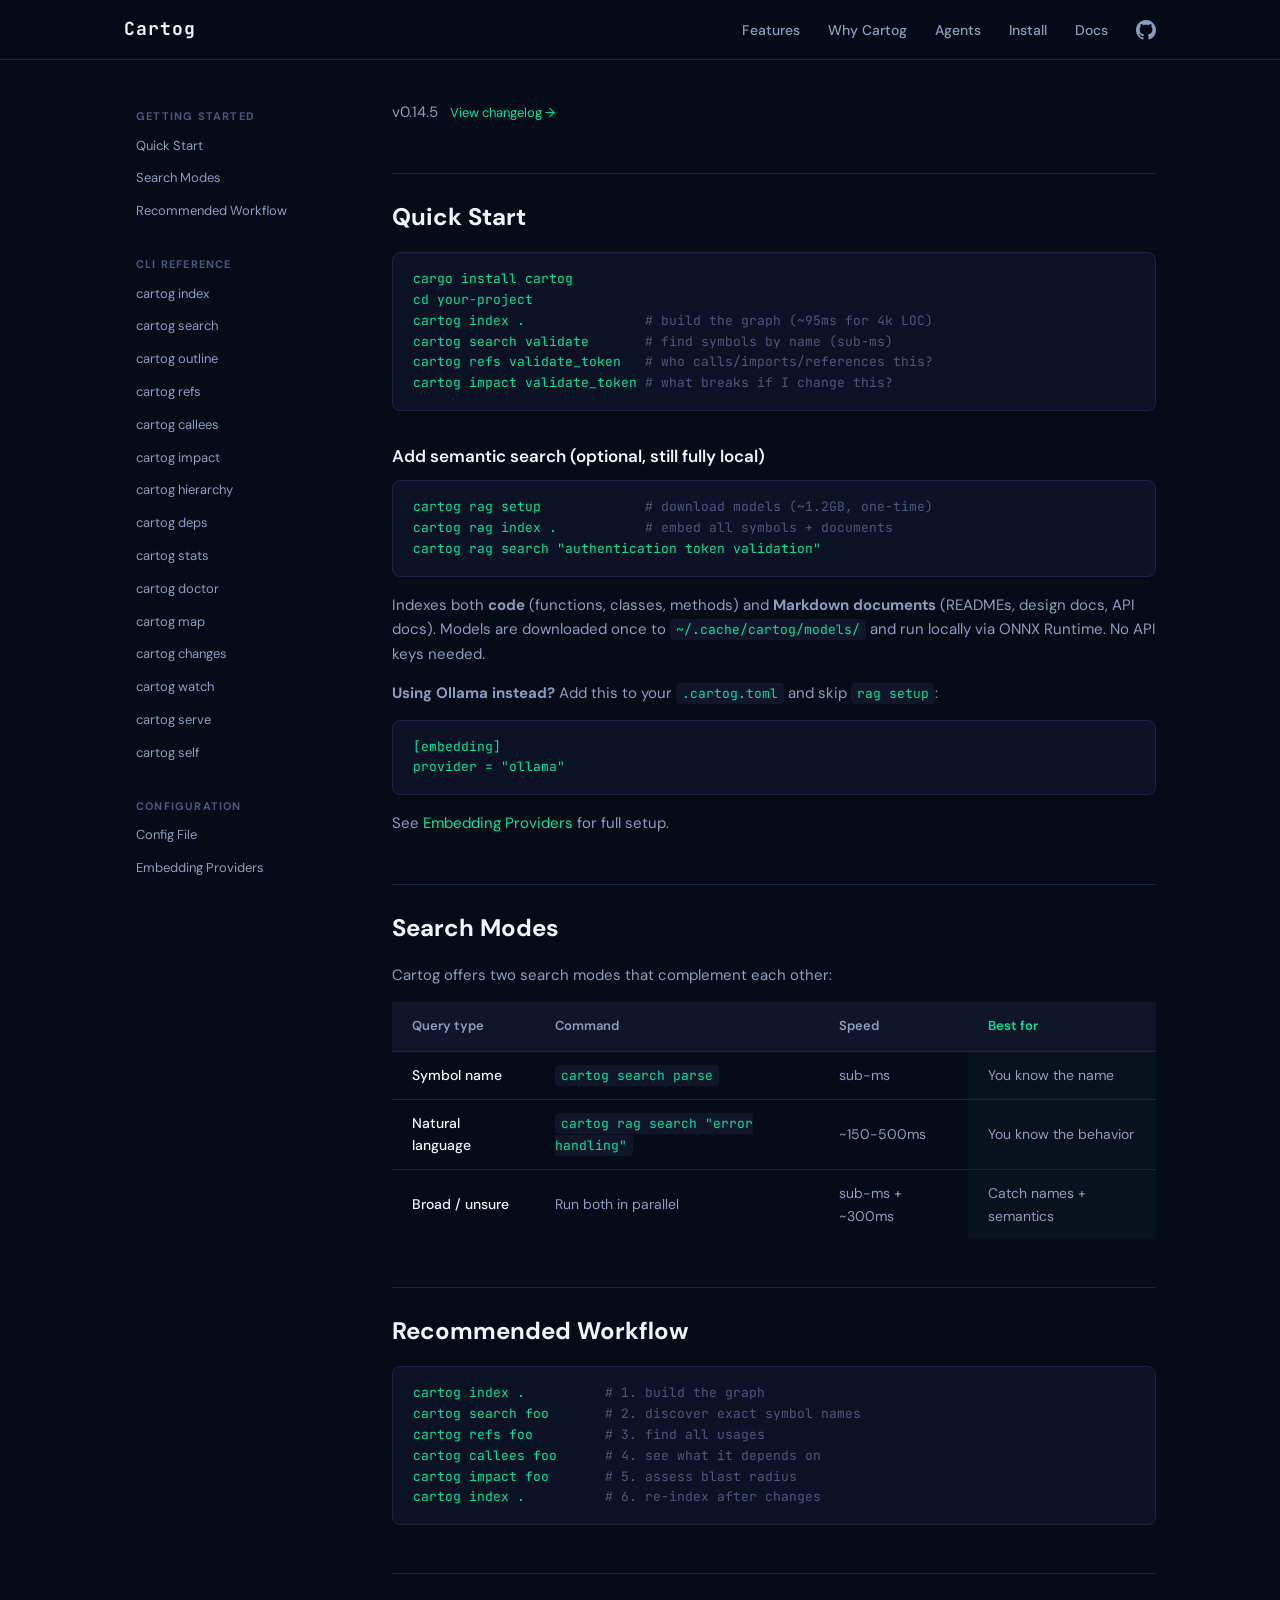
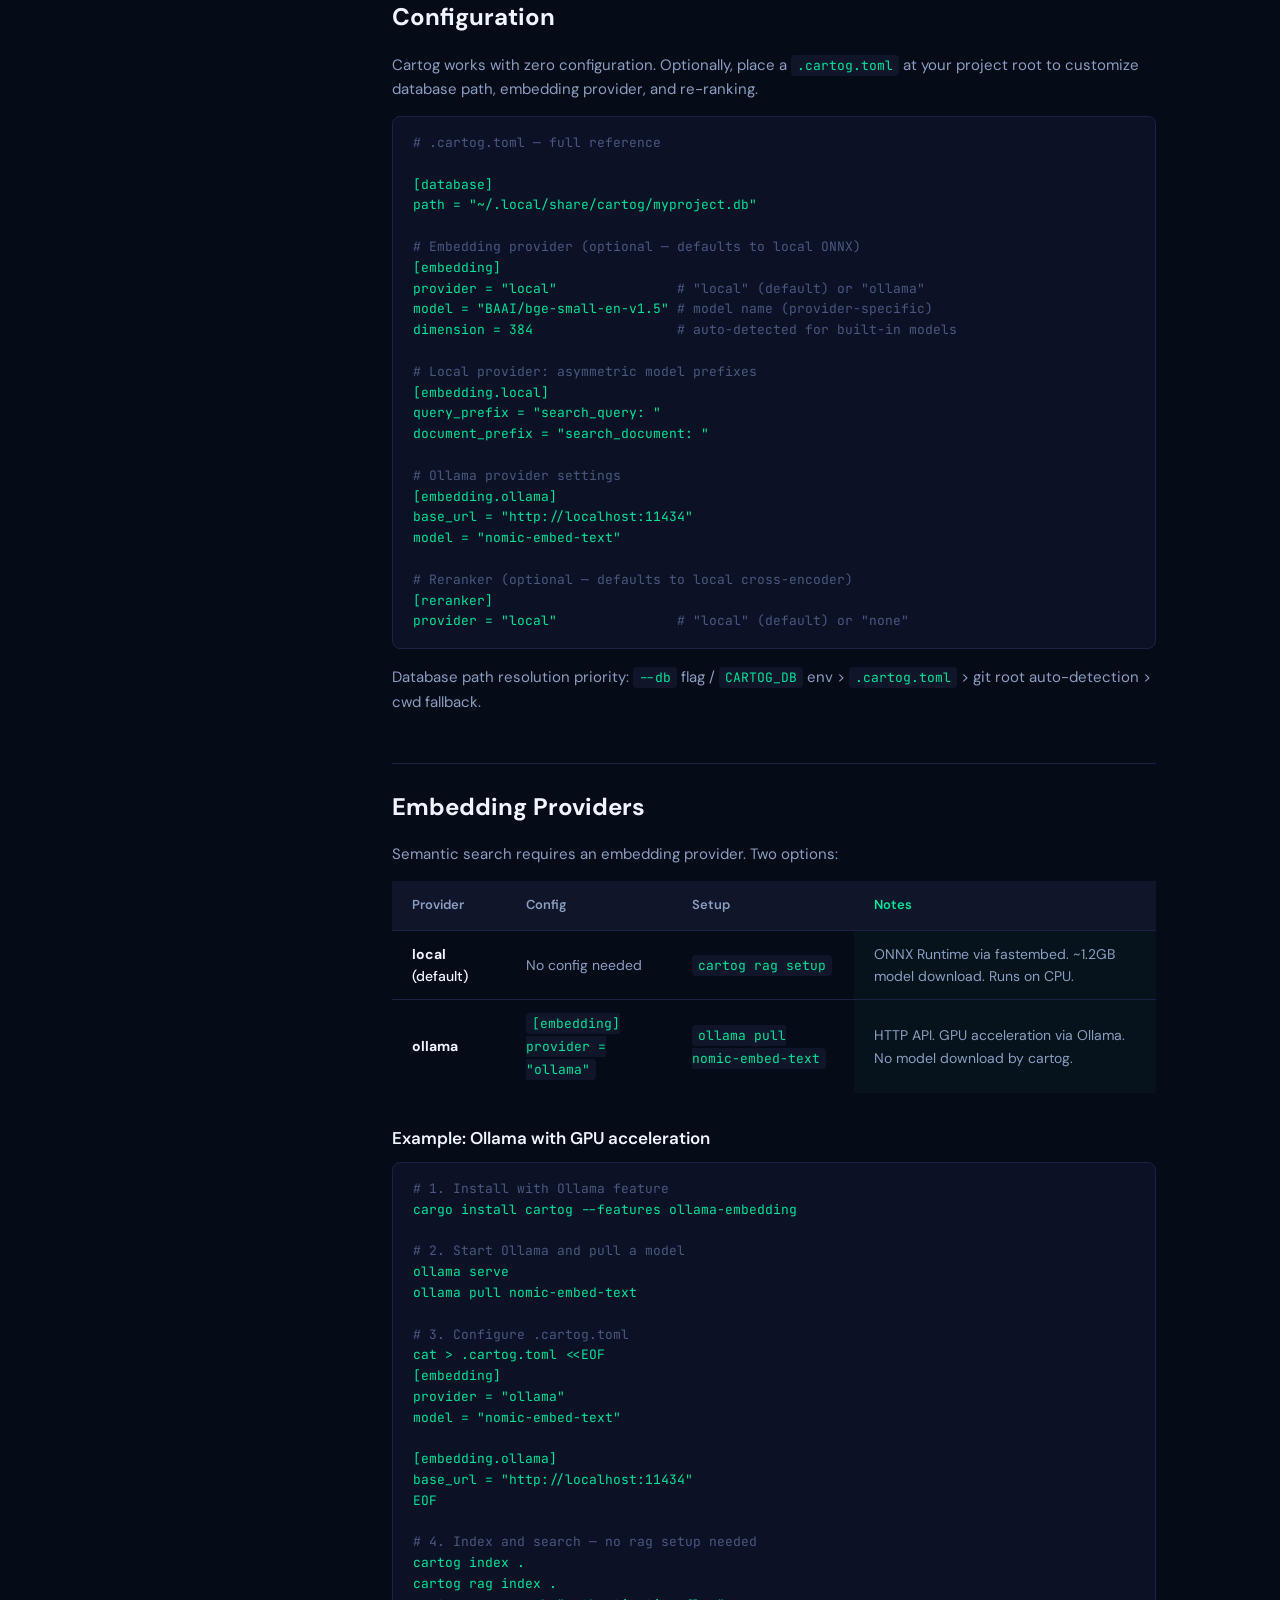
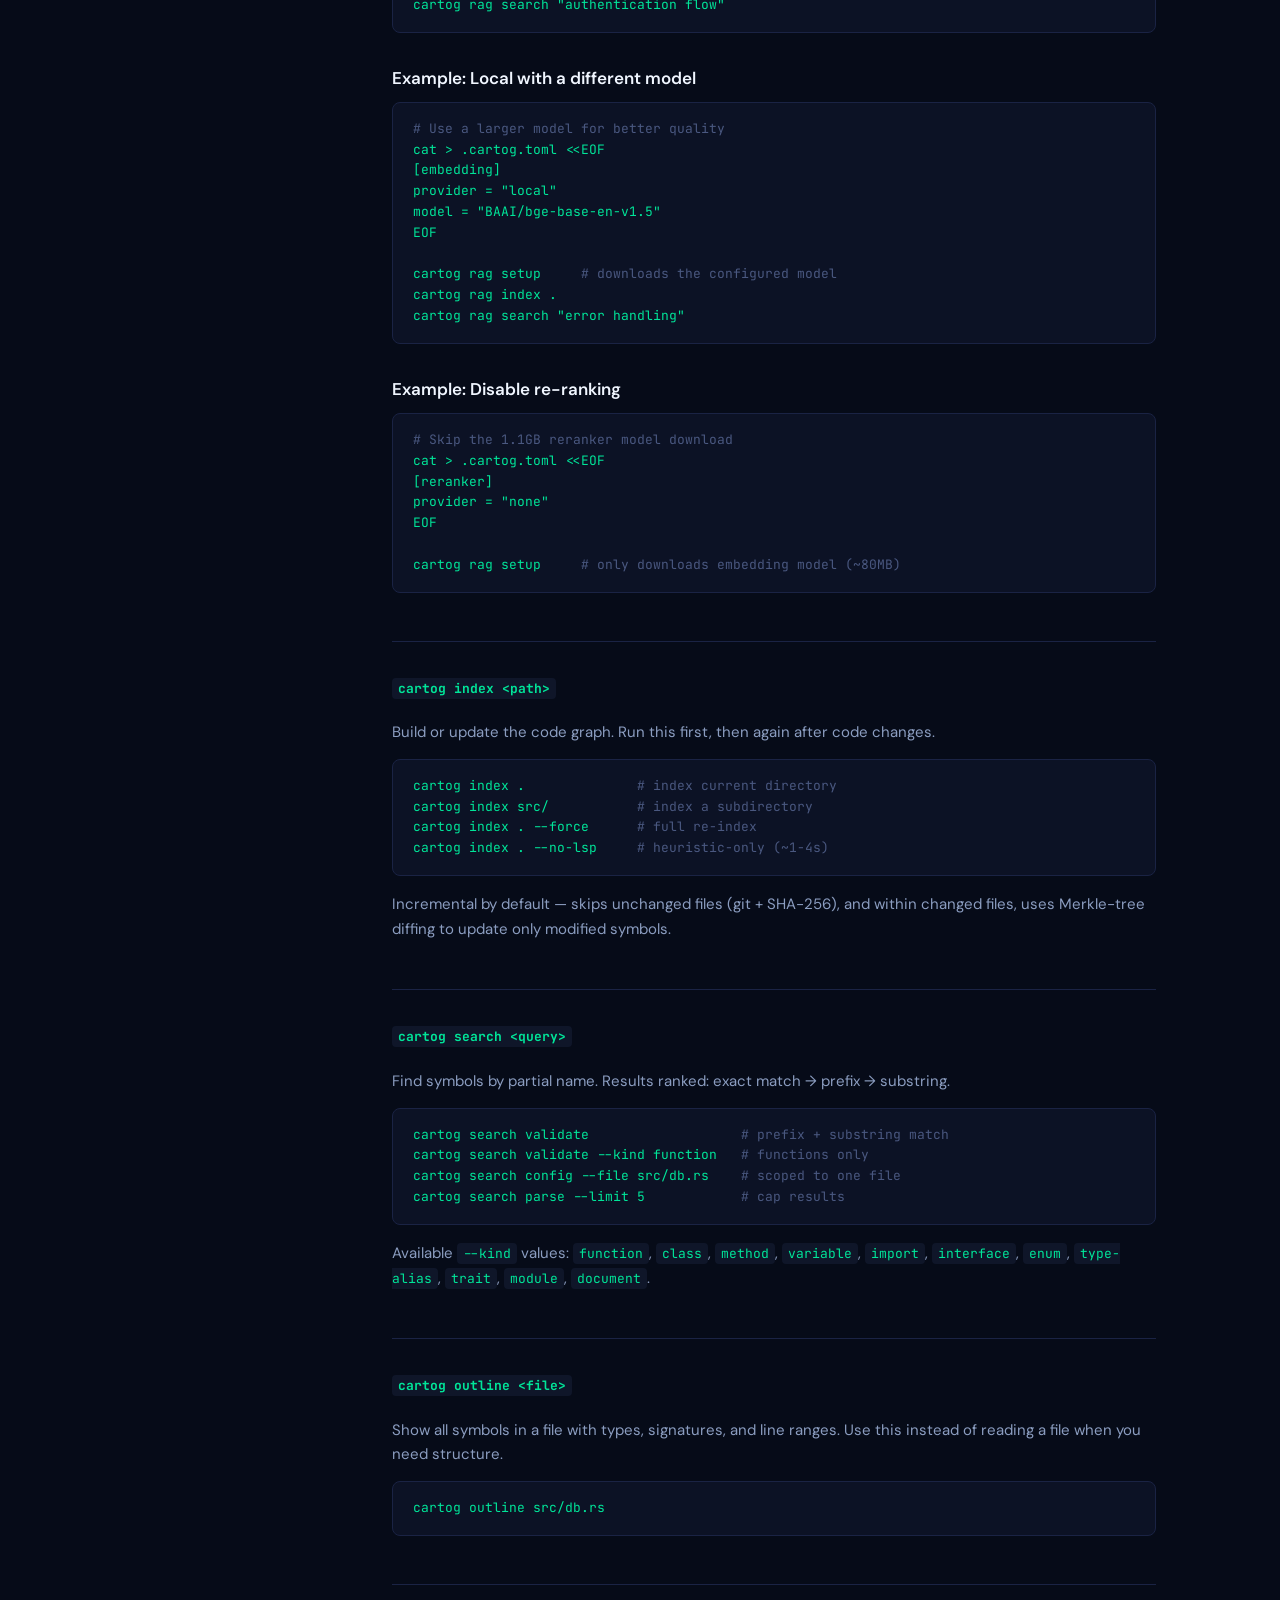
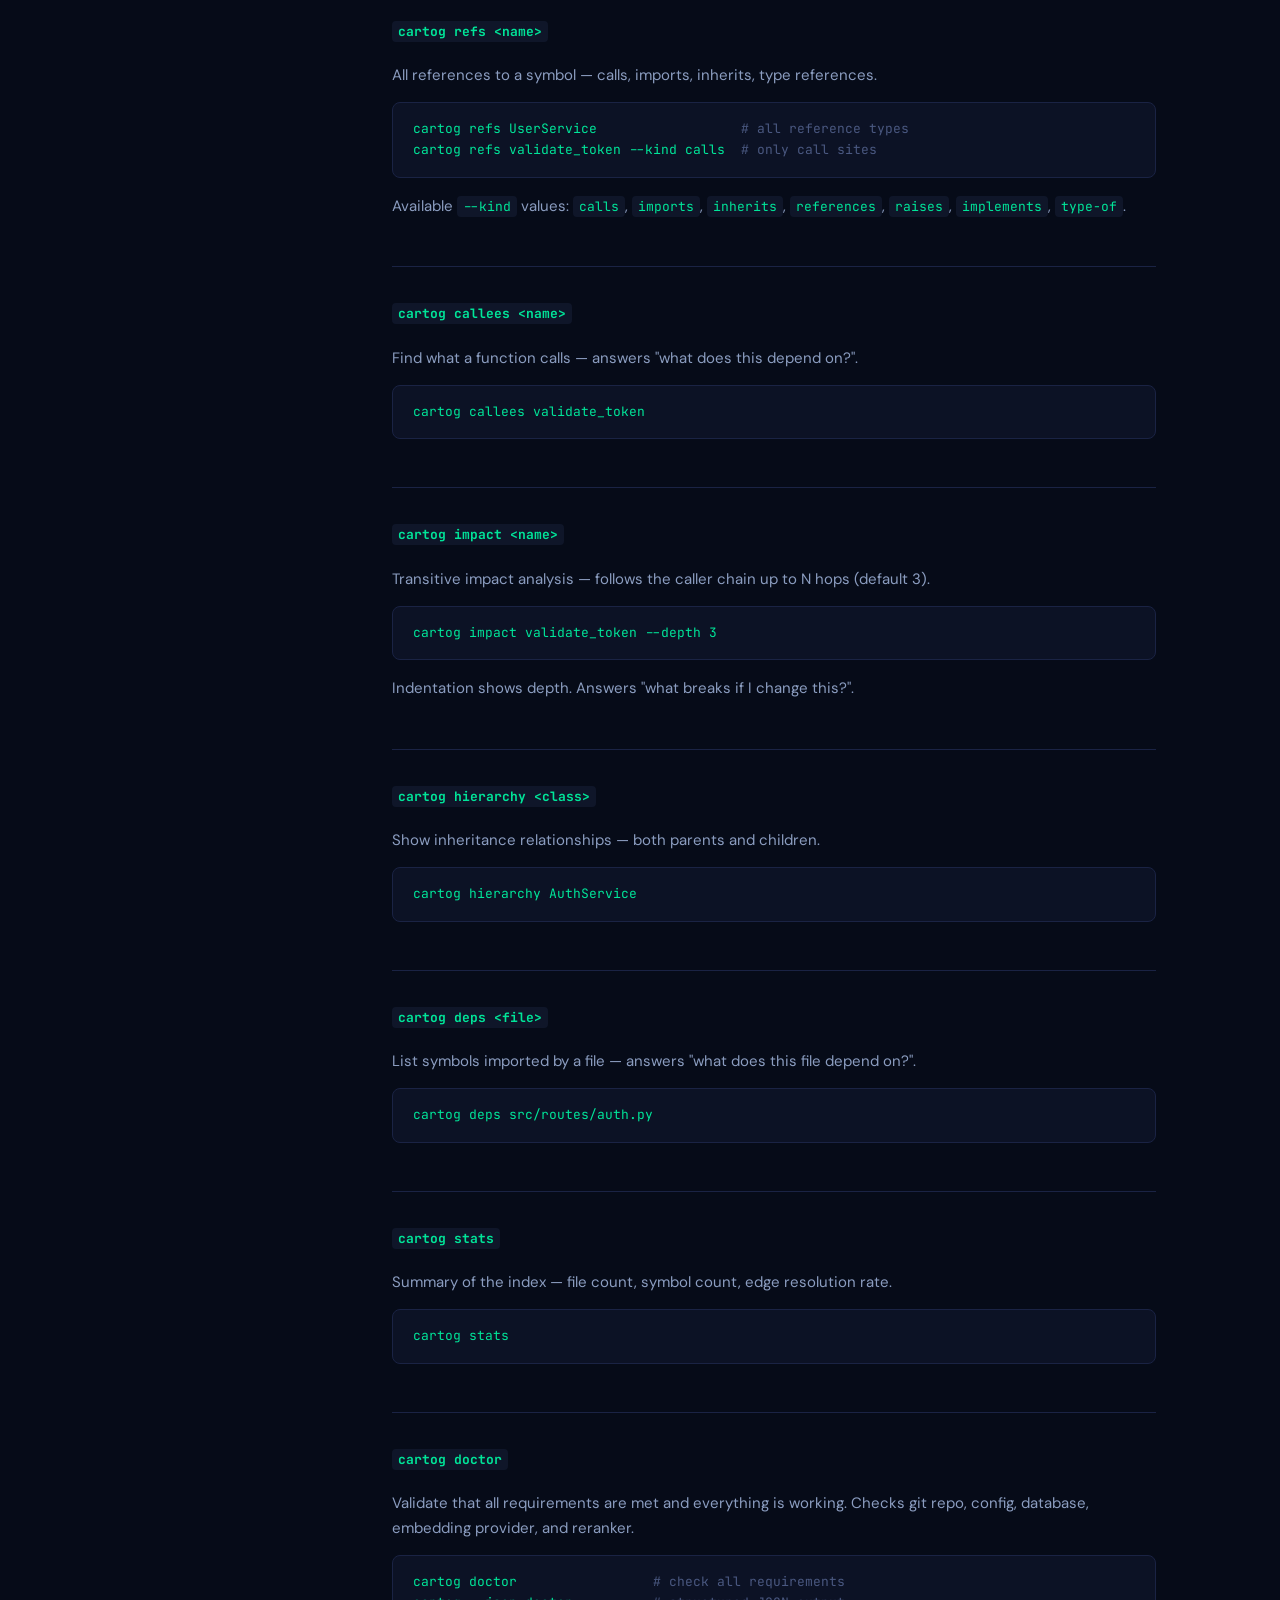
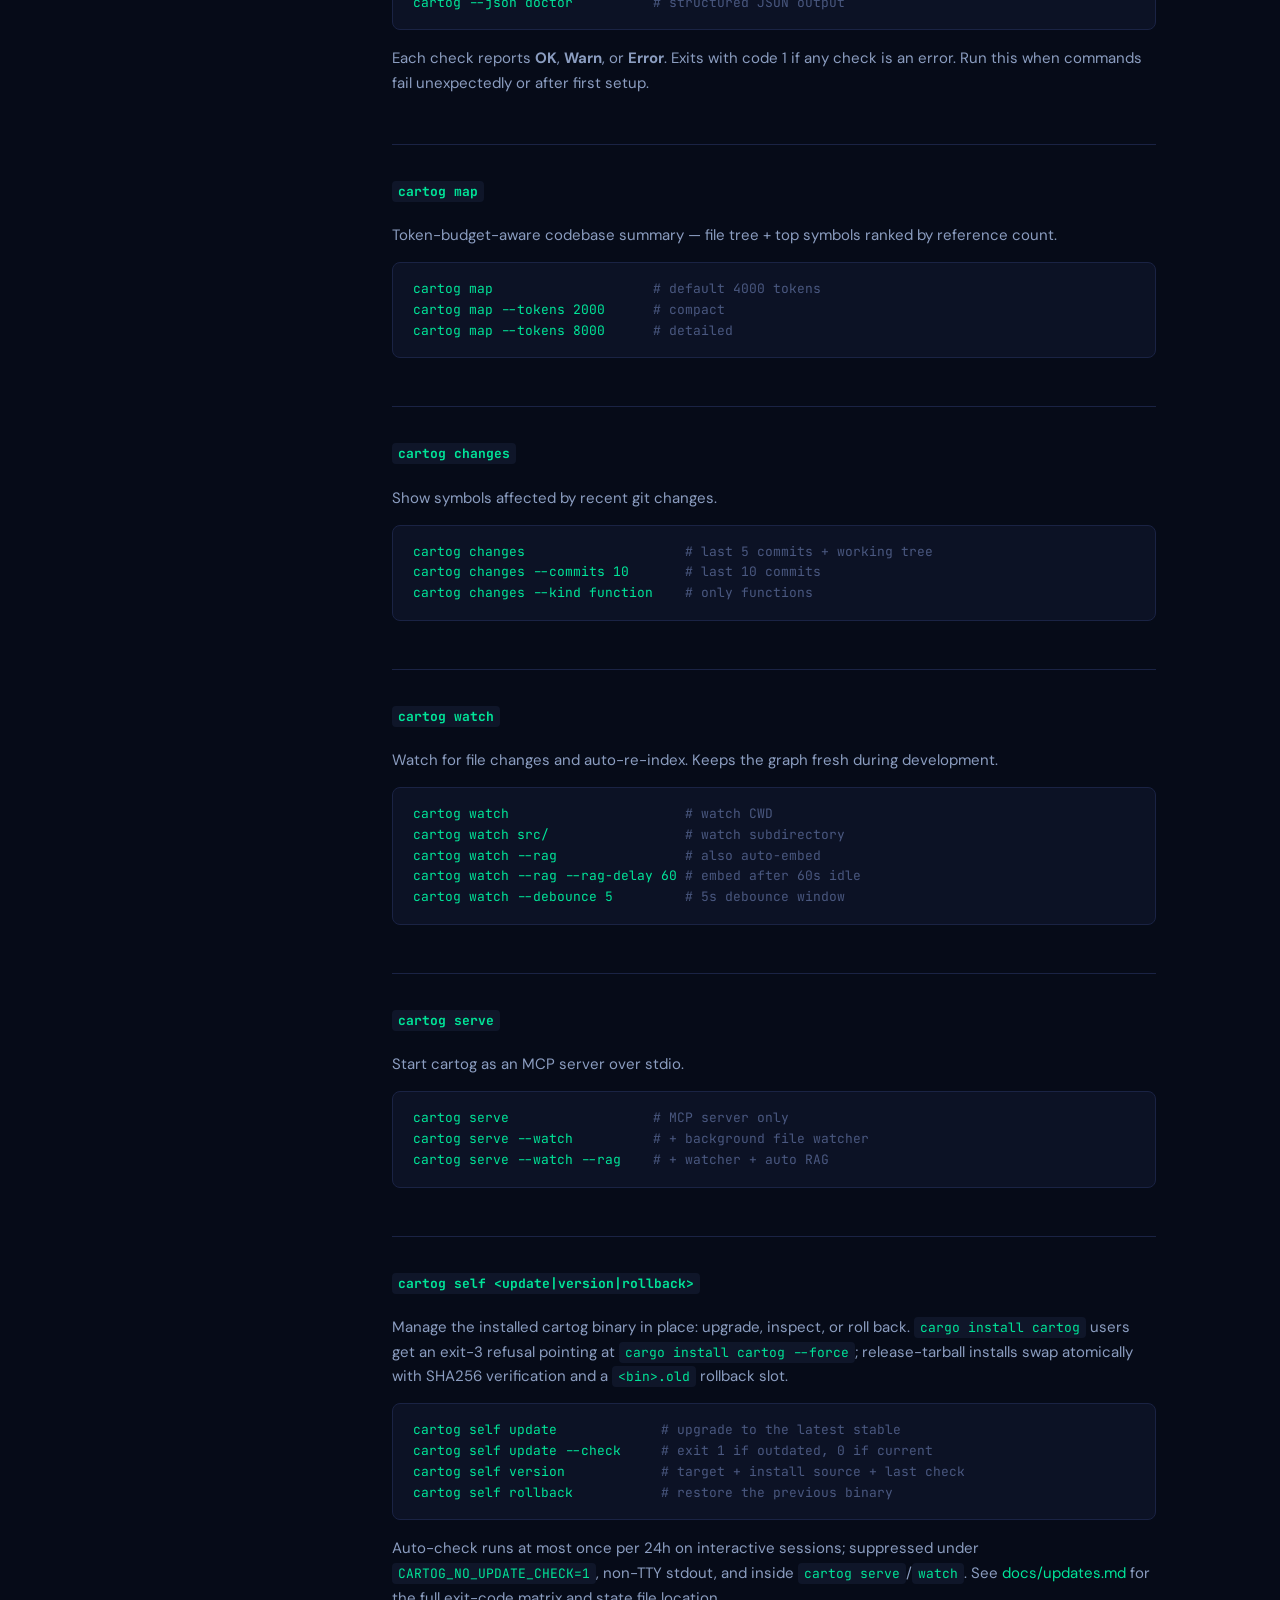
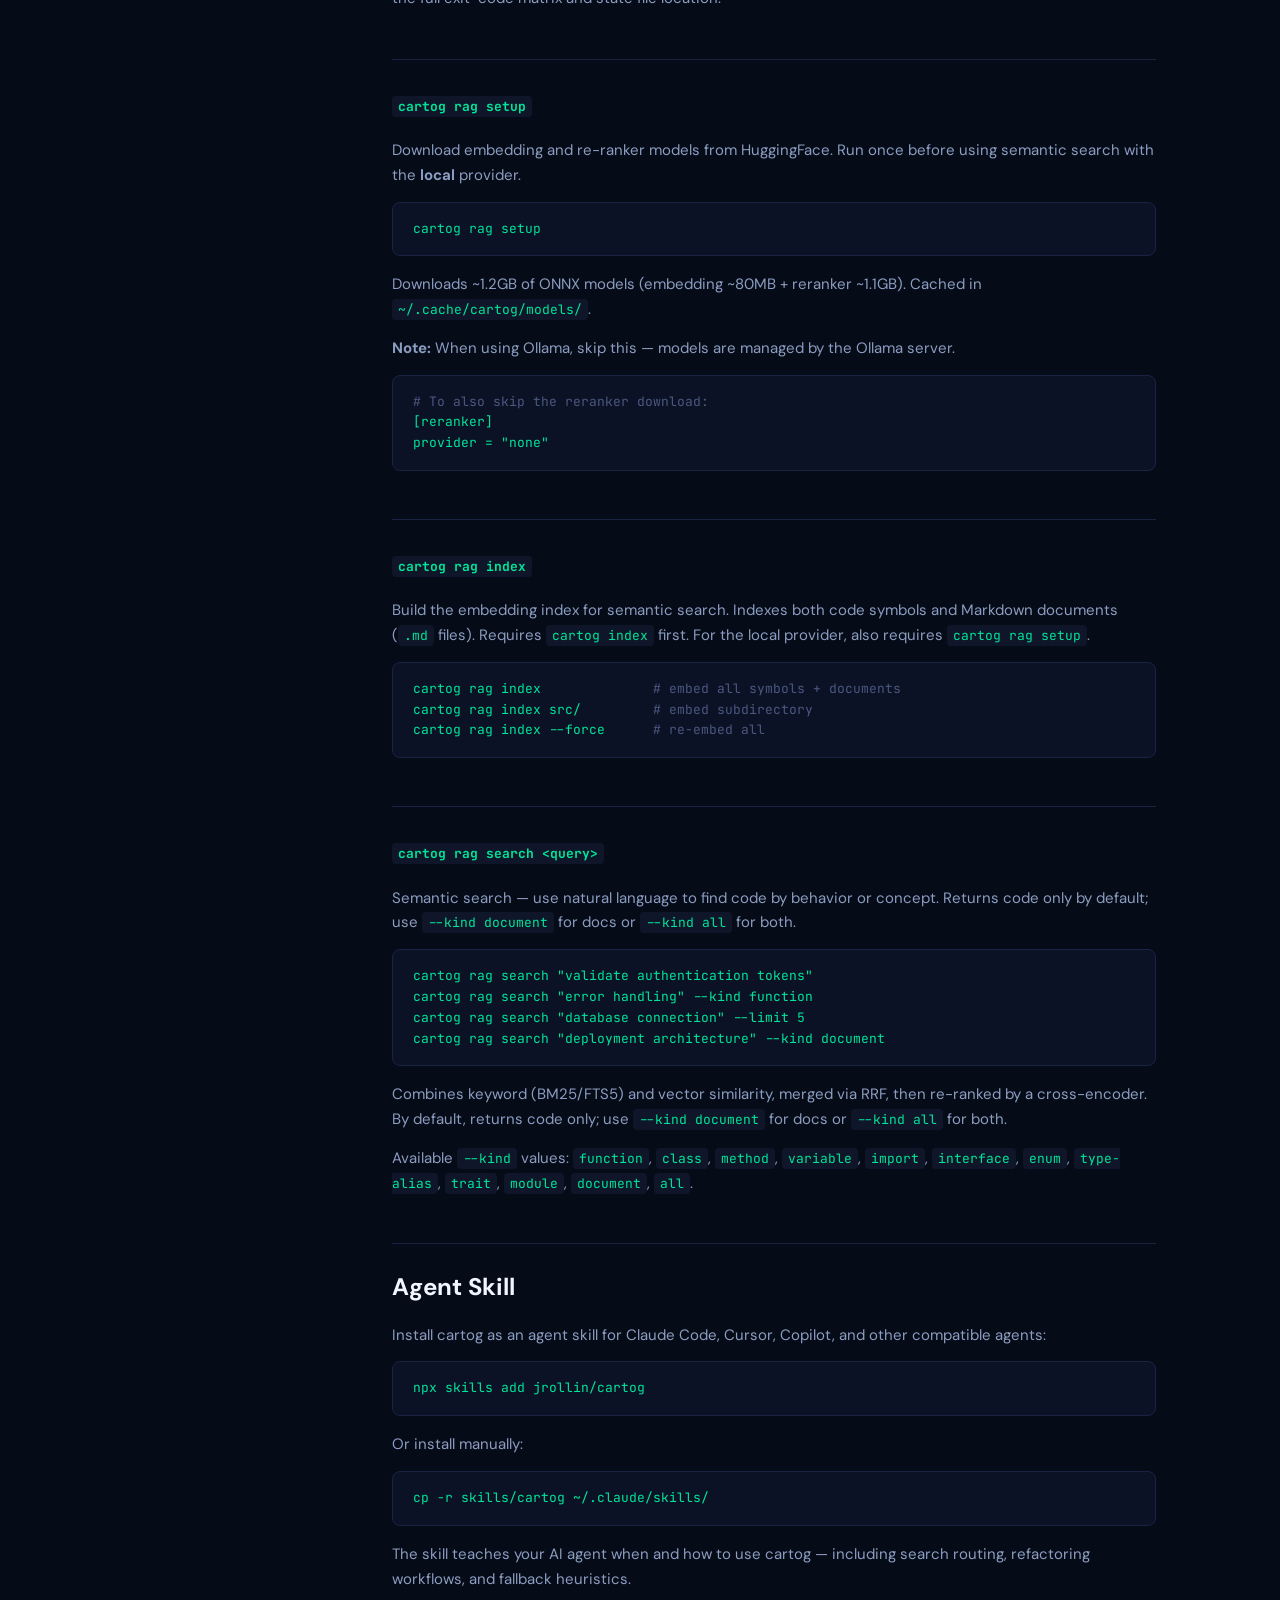
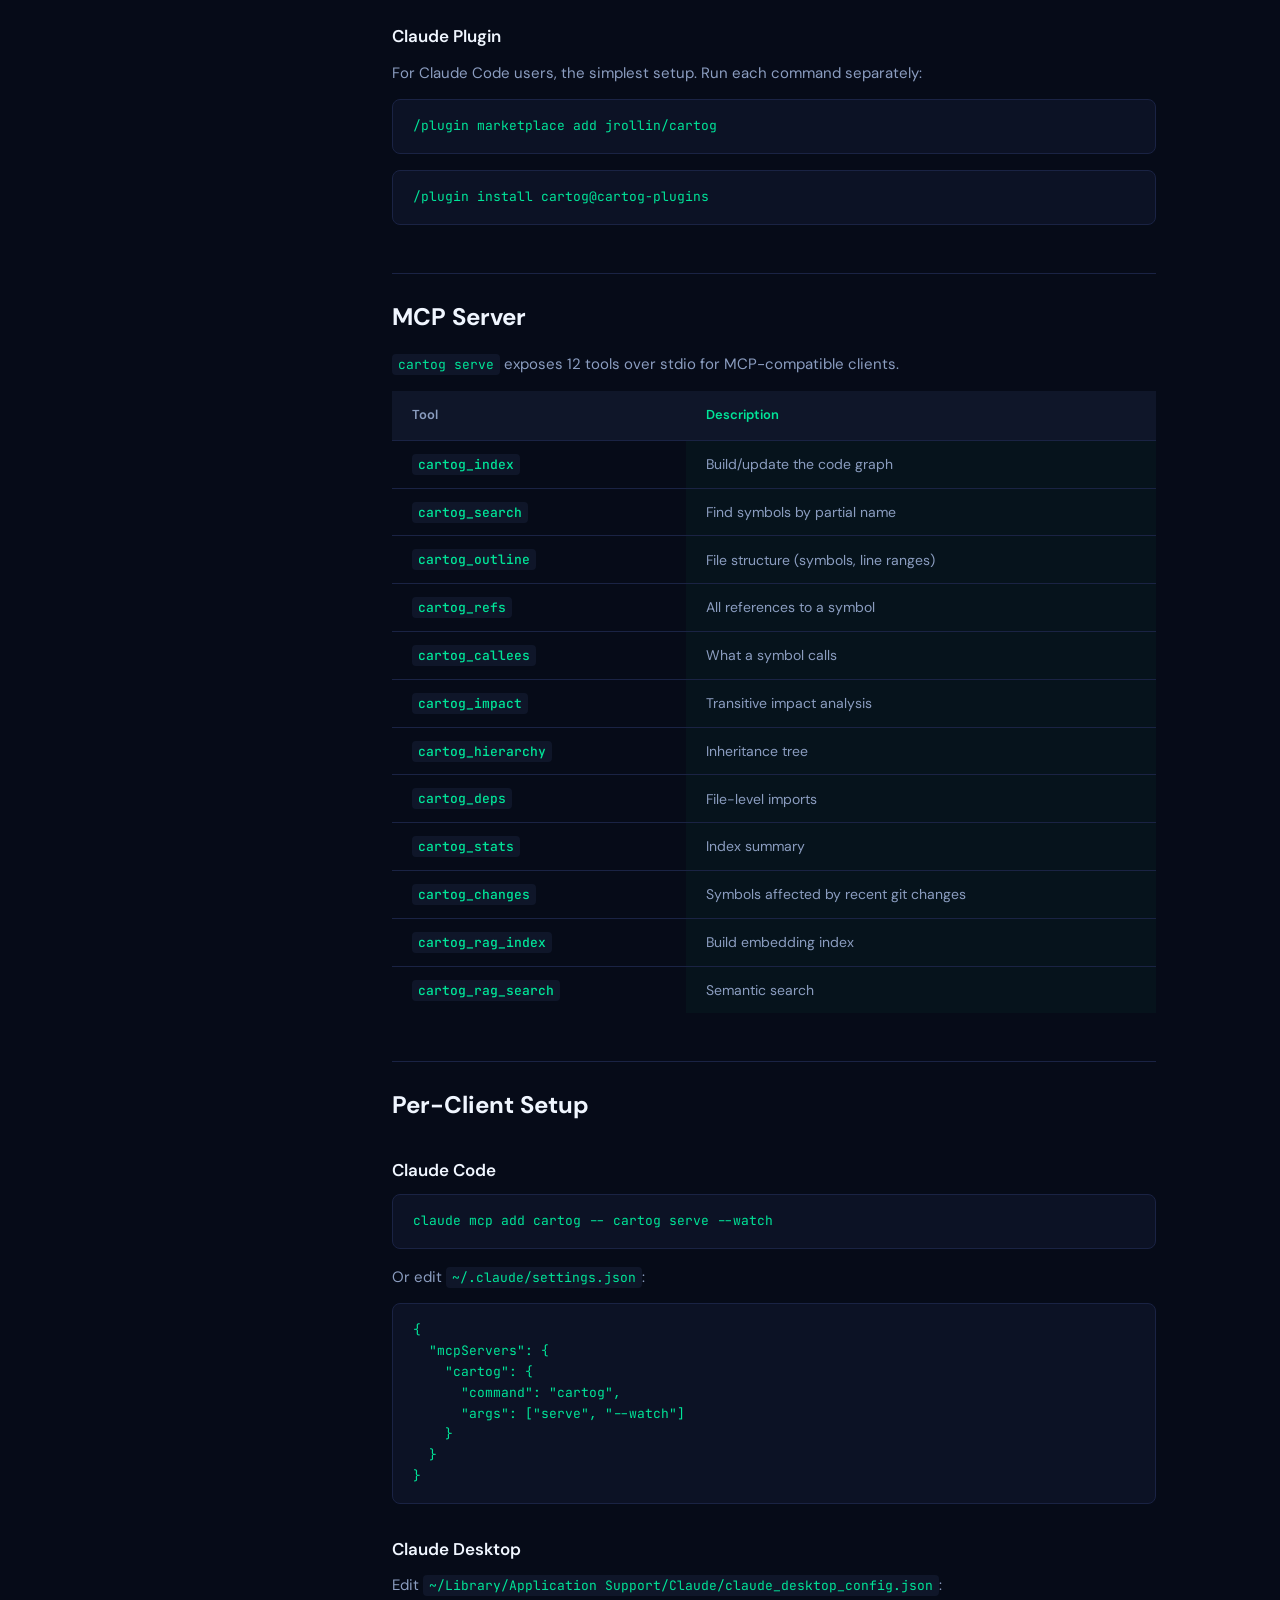
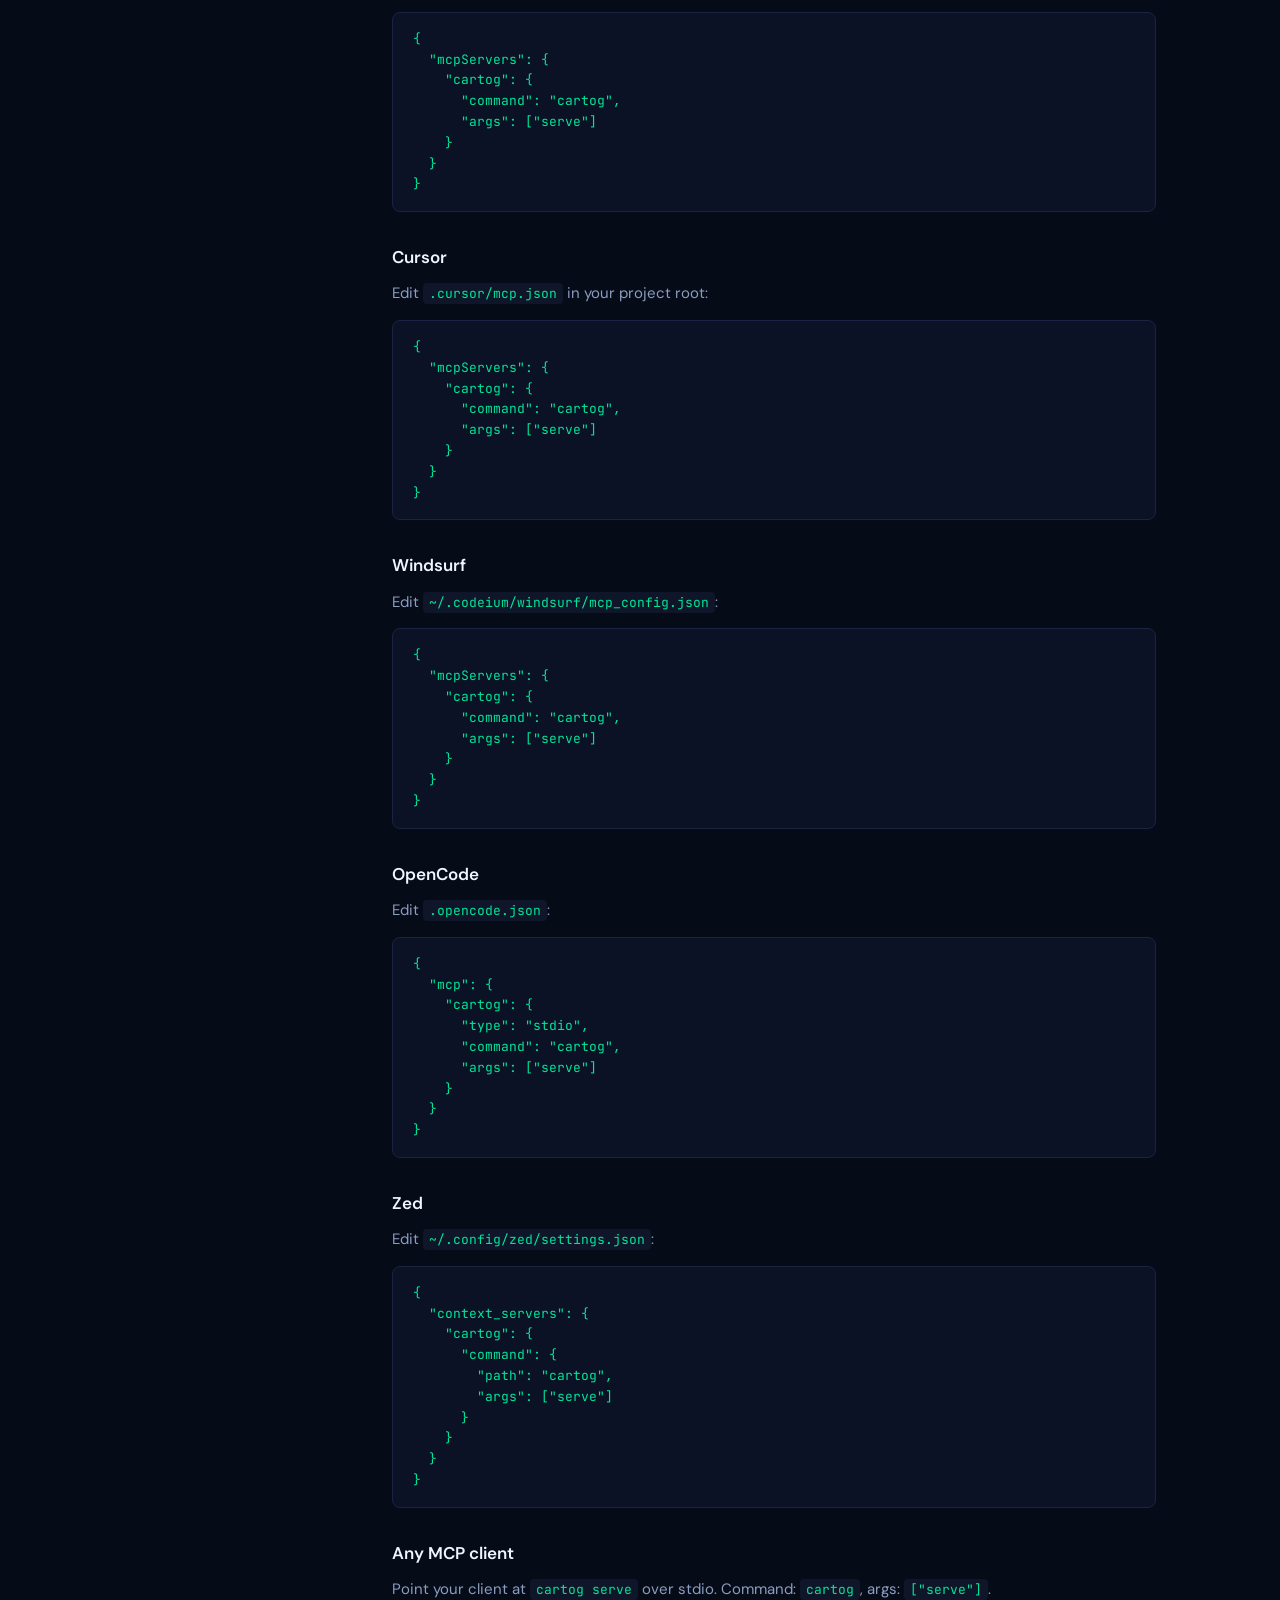
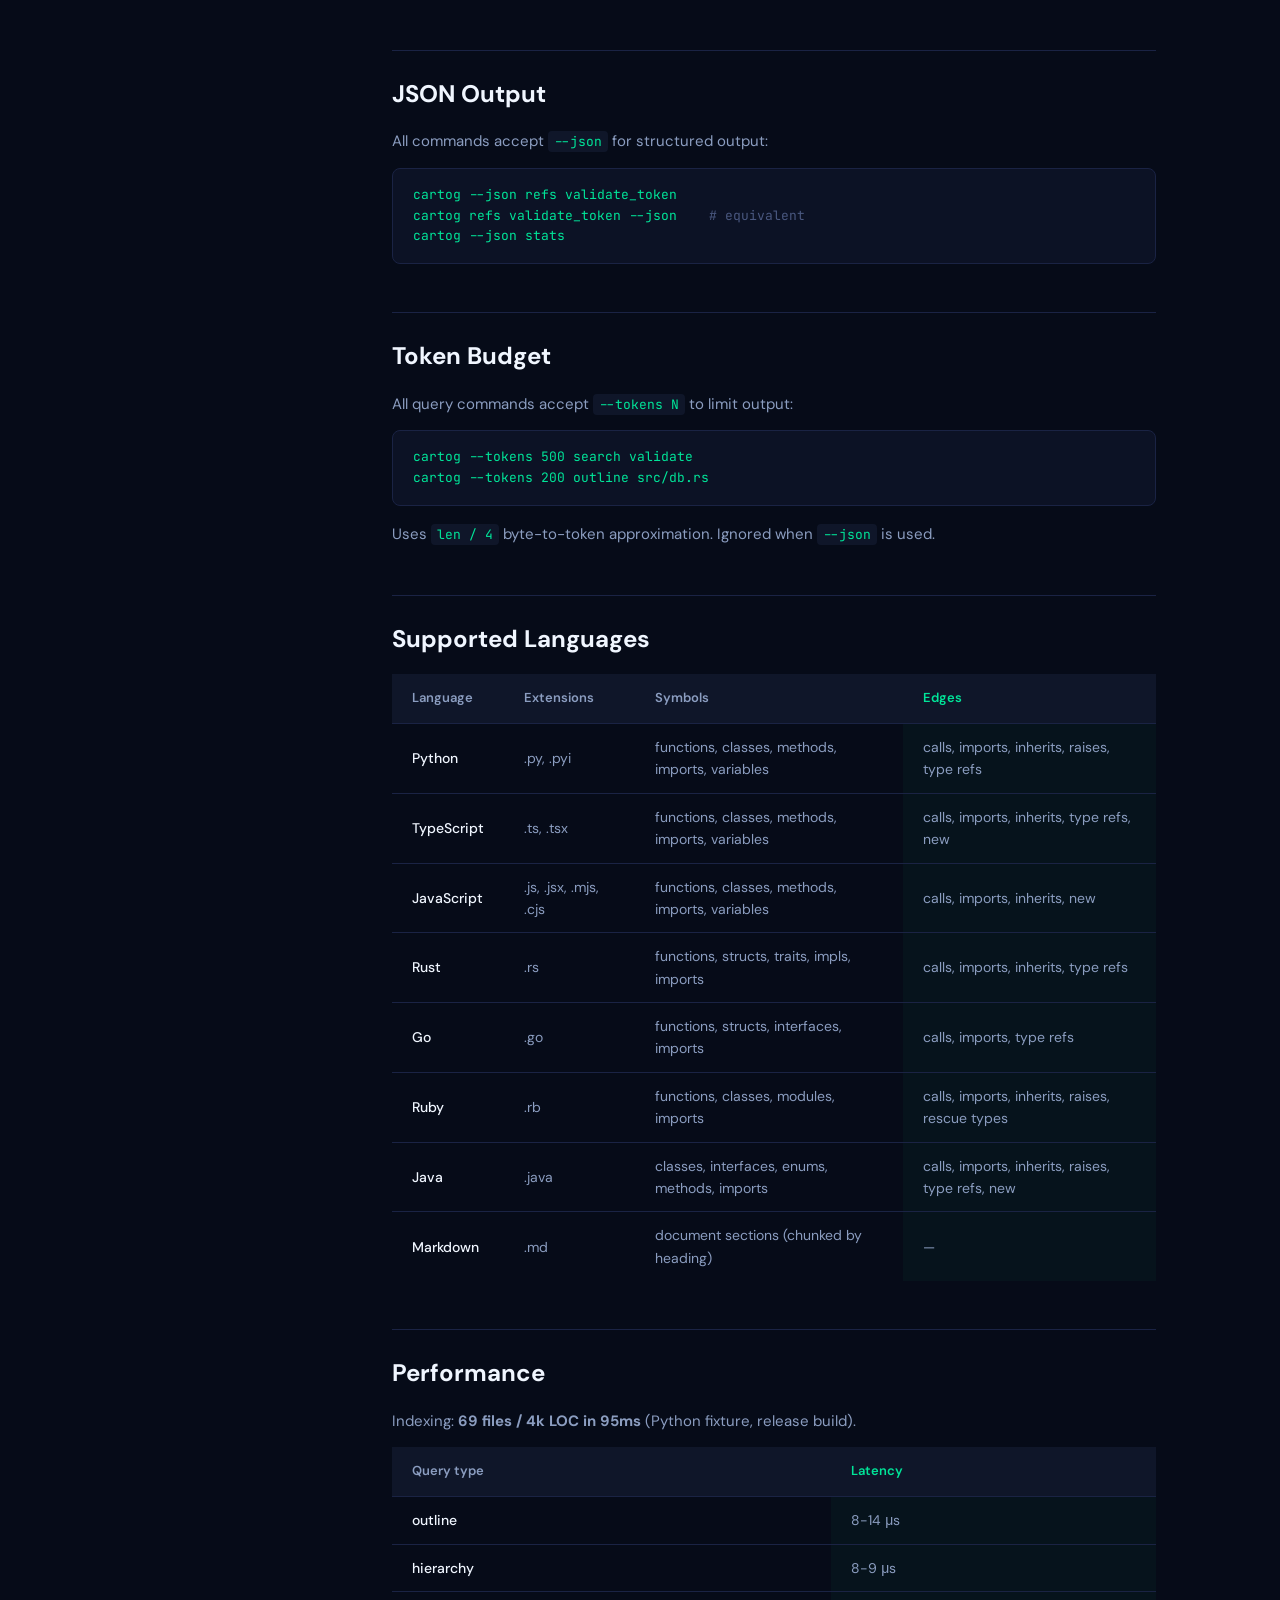
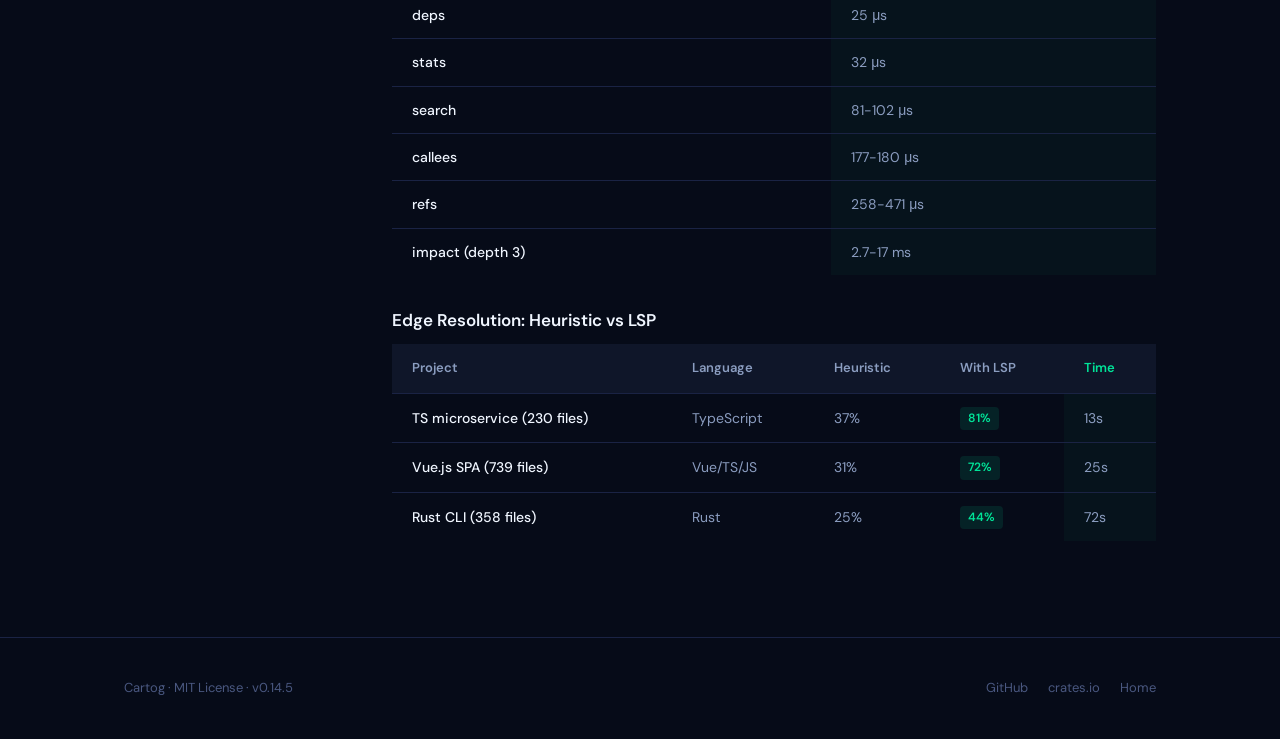
<file: site/usage.html>
<!DOCTYPE html>
<html lang="en">
<head>
  <meta charset="UTF-8">
  <meta name="viewport" content="width=device-width, initial-scale=1.0">
  <title>Cartog — Documentation</title>
  <meta name="description" content="CLI reference, agent skill setup, MCP server configuration, and semantic search for Cartog.">
  <link rel="stylesheet" href="style.css">
</head>
<body>

<!-- ── Nav ──────────────────────────────────────── -->
<header class="nav">
  <div class="nav-inner">
    <a href="index.html" class="nav-logo">Cartog</a>
    <button class="nav-toggle" aria-label="Toggle navigation" onclick="document.querySelector('.nav-links').classList.toggle('open')">
      <span></span><span></span><span></span>
    </button>
    <ul class="nav-links">
      <li><a href="index.html#features">Features</a></li>
      <li><a href="index.html#why">Why Cartog</a></li>
      <li><a href="index.html#agents">Agents</a></li>
      <li><a href="index.html#install">Install</a></li>
      <li><a href="usage.html">Docs</a></li>
      <li>
        <a href="https://github.com/jrollin/cartog" class="github-link" aria-label="GitHub">
          <svg viewBox="0 0 16 16"><path d="M8 0C3.58 0 0 3.58 0 8c0 3.54 2.29 6.53 5.47 7.59.4.07.55-.17.55-.38 0-.19-.01-.82-.01-1.49-2.01.37-2.53-.49-2.69-.94-.09-.23-.48-.94-.82-1.13-.28-.15-.68-.52-.01-.53.63-.01 1.08.58 1.23.82.72 1.21 1.87.87 2.33.66.07-.52.28-.87.51-1.07-1.78-.2-3.64-.89-3.64-3.95 0-.87.31-1.59.82-2.15-.08-.2-.36-1.02.08-2.12 0 0 .67-.21 2.2.82.64-.18 1.32-.27 2-.27.68 0 1.36.09 2 .27 1.53-1.04 2.2-.82 2.2-.82.44 1.1.16 1.92.08 2.12.51.56.82 1.27.82 2.15 0 3.07-1.87 3.75-3.65 3.95.29.25.54.73.54 1.48 0 1.07-.01 1.93-.01 2.2 0 .21.15.46.55.38A8.013 8.013 0 0016 8c0-4.42-3.58-8-8-8z" fill="currentColor"/></svg>
        </a>
      </li>
    </ul>
  </div>
</header>

<!-- ── Docs Layout ─────────────────────────────── -->
<div class="container">
  <div class="docs-layout">

    <!-- Sidebar -->
    <aside class="docs-sidebar">
      <nav>
        <div class="sidebar-group">
          <div class="sidebar-label">Getting Started</div>
          <a href="#quick-start">Quick Start</a>
          <a href="#search-modes">Search Modes</a>
          <a href="#workflow">Recommended Workflow</a>
        </div>
        <div class="sidebar-group">
          <div class="sidebar-label">CLI Reference</div>
          <a href="#cmd-index">cartog index</a>
          <a href="#cmd-search">cartog search</a>
          <a href="#cmd-outline">cartog outline</a>
          <a href="#cmd-refs">cartog refs</a>
          <a href="#cmd-callees">cartog callees</a>
          <a href="#cmd-impact">cartog impact</a>
          <a href="#cmd-hierarchy">cartog hierarchy</a>
          <a href="#cmd-deps">cartog deps</a>
          <a href="#cmd-stats">cartog stats</a>
          <a href="#cmd-doctor">cartog doctor</a>
          <a href="#cmd-map">cartog map</a>
          <a href="#cmd-changes">cartog changes</a>
          <a href="#cmd-watch">cartog watch</a>
          <a href="#cmd-serve">cartog serve</a>
          <a href="#cmd-self">cartog self</a>
        </div>
        <div class="sidebar-group">
          <div class="sidebar-label">Configuration</div>
          <a href="#config">Config File</a>
          <a href="#config-providers">Embedding Providers</a>
        </div>
        <div class="sidebar-group">
          <div class="sidebar-label">Semantic Search</div>
          <a href="#rag-setup">rag setup</a>
          <a href="#rag-index">rag index</a>
          <a href="#rag-search">rag search</a>
        </div>
        <div class="sidebar-group">
          <div class="sidebar-label">Integration</div>
          <a href="#agent-skill">Agent Skill</a>
          <a href="#mcp-server">MCP Server</a>
          <a href="#mcp-clients">Per-Client Setup</a>
        </div>
        <div class="sidebar-group">
          <div class="sidebar-label">Reference</div>
          <a href="#json-output">JSON Output</a>
          <a href="#token-budget">Token Budget</a>
          <a href="#languages">Languages</a>
          <a href="#performance">Performance</a>
        </div>
      </nav>
    </aside>

    <!-- Content -->
    <main class="docs-content">

      <p style="margin-bottom: 24px;">
        <span class="badge">v0.14.5</span>
        <a href="https://github.com/jrollin/cartog/releases/latest" style="margin-left: 8px; font-size: 13px;">View changelog →</a>
      </p>

      <h2 id="quick-start">Quick Start</h2>
      <pre>cargo install cartog
cd your-project
cartog index .               <span class="comment"># build the graph (~95ms for 4k LOC)</span>
cartog search validate       <span class="comment"># find symbols by name (sub-ms)</span>
cartog refs validate_token   <span class="comment"># who calls/imports/references this?</span>
cartog impact validate_token <span class="comment"># what breaks if I change this?</span></pre>

      <h3>Add semantic search (optional, still fully local)</h3>
      <pre>cartog rag setup             <span class="comment"># download models (~1.2GB, one-time)</span>
cartog rag index .           <span class="comment"># embed all symbols + documents</span>
cartog rag search "authentication token validation"</pre>
      <p>Indexes both <strong>code</strong> (functions, classes, methods) and <strong>Markdown documents</strong> (READMEs, design docs, API docs). Models are downloaded once to <code>~/.cache/cartog/models/</code> and run locally via ONNX Runtime. No API keys needed.</p>
      <p><strong>Using Ollama instead?</strong> Add this to your <code>.cartog.toml</code> and skip <code>rag setup</code>:</p>
      <pre>[embedding]
provider = "ollama"</pre>
      <p>See <a href="#config-providers">Embedding Providers</a> for full setup.</p>

      <h2 id="search-modes">Search Modes</h2>
      <p>Cartog offers two search modes that complement each other:</p>
      <table>
        <thead>
          <tr>
            <th>Query type</th>
            <th>Command</th>
            <th>Speed</th>
            <th>Best for</th>
          </tr>
        </thead>
        <tbody>
          <tr>
            <td>Symbol name</td>
            <td><code>cartog search parse</code></td>
            <td>sub-ms</td>
            <td>You know the name</td>
          </tr>
          <tr>
            <td>Natural language</td>
            <td><code>cartog rag search "error handling"</code></td>
            <td>~150-500ms</td>
            <td>You know the behavior</td>
          </tr>
          <tr>
            <td>Broad / unsure</td>
            <td>Run both in parallel</td>
            <td>sub-ms + ~300ms</td>
            <td>Catch names + semantics</td>
          </tr>
        </tbody>
      </table>

      <h2 id="workflow">Recommended Workflow</h2>
      <pre>cartog index .          <span class="comment"># 1. build the graph</span>
cartog search foo       <span class="comment"># 2. discover exact symbol names</span>
cartog refs foo         <span class="comment"># 3. find all usages</span>
cartog callees foo      <span class="comment"># 4. see what it depends on</span>
cartog impact foo       <span class="comment"># 5. assess blast radius</span>
cartog index .          <span class="comment"># 6. re-index after changes</span></pre>

      <!-- ── Configuration ─────────────────────── -->

      <h2 id="config">Configuration</h2>
      <p>Cartog works with zero configuration. Optionally, place a <code>.cartog.toml</code> at your project root to customize database path, embedding provider, and re-ranking.</p>
      <pre><span class="comment"># .cartog.toml — full reference</span>

[database]
path = "~/.local/share/cartog/myproject.db"

<span class="comment"># Embedding provider (optional — defaults to local ONNX)</span>
[embedding]
provider = "local"               <span class="comment"># "local" (default) or "ollama"</span>
model = "BAAI/bge-small-en-v1.5" <span class="comment"># model name (provider-specific)</span>
dimension = 384                  <span class="comment"># auto-detected for built-in models</span>

<span class="comment"># Local provider: asymmetric model prefixes</span>
[embedding.local]
query_prefix = "search_query: "
document_prefix = "search_document: "

<span class="comment"># Ollama provider settings</span>
[embedding.ollama]
base_url = "http://localhost:11434"
model = "nomic-embed-text"

<span class="comment"># Reranker (optional — defaults to local cross-encoder)</span>
[reranker]
provider = "local"               <span class="comment"># "local" (default) or "none"</span></pre>

      <p>Database path resolution priority: <code>--db</code> flag / <code>CARTOG_DB</code> env > <code>.cartog.toml</code> > git root auto-detection > cwd fallback.</p>

      <h2 id="config-providers">Embedding Providers</h2>
      <p>Semantic search requires an embedding provider. Two options:</p>
      <table>
        <thead>
          <tr><th>Provider</th><th>Config</th><th>Setup</th><th>Notes</th></tr>
        </thead>
        <tbody>
          <tr>
            <td><strong>local</strong> (default)</td>
            <td>No config needed</td>
            <td><code>cartog rag setup</code></td>
            <td>ONNX Runtime via fastembed. ~1.2GB model download. Runs on CPU.</td>
          </tr>
          <tr>
            <td><strong>ollama</strong></td>
            <td><code>[embedding]<br>provider = "ollama"</code></td>
            <td><code>ollama pull nomic-embed-text</code></td>
            <td>HTTP API. GPU acceleration via Ollama. No model download by cartog.</td>
          </tr>
        </tbody>
      </table>

      <h3>Example: Ollama with GPU acceleration</h3>
      <pre><span class="comment"># 1. Install with Ollama feature</span>
cargo install cartog --features ollama-embedding

<span class="comment"># 2. Start Ollama and pull a model</span>
ollama serve
ollama pull nomic-embed-text

<span class="comment"># 3. Configure .cartog.toml</span>
cat > .cartog.toml &lt;&lt;EOF
[embedding]
provider = "ollama"
model = "nomic-embed-text"

[embedding.ollama]
base_url = "http://localhost:11434"
EOF

<span class="comment"># 4. Index and search — no rag setup needed</span>
cartog index .
cartog rag index .
cartog rag search "authentication flow"</pre>

      <h3>Example: Local with a different model</h3>
      <pre><span class="comment"># Use a larger model for better quality</span>
cat > .cartog.toml &lt;&lt;EOF
[embedding]
provider = "local"
model = "BAAI/bge-base-en-v1.5"
EOF

cartog rag setup     <span class="comment"># downloads the configured model</span>
cartog rag index .
cartog rag search "error handling"</pre>

      <h3>Example: Disable re-ranking</h3>
      <pre><span class="comment"># Skip the 1.1GB reranker model download</span>
cat > .cartog.toml &lt;&lt;EOF
[reranker]
provider = "none"
EOF

cartog rag setup     <span class="comment"># only downloads embedding model (~80MB)</span></pre>

      <!-- ── CLI Reference ─────────────────────── -->

      <h2 id="cmd-index"><code>cartog index &lt;path&gt;</code></h2>
      <p>Build or update the code graph. Run this first, then again after code changes.</p>
      <pre>cartog index .              <span class="comment"># index current directory</span>
cartog index src/           <span class="comment"># index a subdirectory</span>
cartog index . --force      <span class="comment"># full re-index</span>
cartog index . --no-lsp     <span class="comment"># heuristic-only (~1-4s)</span></pre>
      <p>Incremental by default — skips unchanged files (git + SHA-256), and within changed files, uses Merkle-tree diffing to update only modified symbols.</p>

      <h2 id="cmd-search"><code>cartog search &lt;query&gt;</code></h2>
      <p>Find symbols by partial name. Results ranked: exact match → prefix → substring.</p>
      <pre>cartog search validate                   <span class="comment"># prefix + substring match</span>
cartog search validate --kind function   <span class="comment"># functions only</span>
cartog search config --file src/db.rs    <span class="comment"># scoped to one file</span>
cartog search parse --limit 5            <span class="comment"># cap results</span></pre>
      <p>Available <code>--kind</code> values: <code>function</code>, <code>class</code>, <code>method</code>, <code>variable</code>, <code>import</code>, <code>interface</code>, <code>enum</code>, <code>type-alias</code>, <code>trait</code>, <code>module</code>, <code>document</code>.</p>

      <h2 id="cmd-outline"><code>cartog outline &lt;file&gt;</code></h2>
      <p>Show all symbols in a file with types, signatures, and line ranges. Use this instead of reading a file when you need structure.</p>
      <pre>cartog outline src/db.rs</pre>

      <h2 id="cmd-refs"><code>cartog refs &lt;name&gt;</code></h2>
      <p>All references to a symbol — calls, imports, inherits, type references.</p>
      <pre>cartog refs UserService                  <span class="comment"># all reference types</span>
cartog refs validate_token --kind calls  <span class="comment"># only call sites</span></pre>
      <p>Available <code>--kind</code> values: <code>calls</code>, <code>imports</code>, <code>inherits</code>, <code>references</code>, <code>raises</code>, <code>implements</code>, <code>type-of</code>.</p>

      <h2 id="cmd-callees"><code>cartog callees &lt;name&gt;</code></h2>
      <p>Find what a function calls — answers "what does this depend on?".</p>
      <pre>cartog callees validate_token</pre>

      <h2 id="cmd-impact"><code>cartog impact &lt;name&gt;</code></h2>
      <p>Transitive impact analysis — follows the caller chain up to N hops (default 3).</p>
      <pre>cartog impact validate_token --depth 3</pre>
      <p>Indentation shows depth. Answers "what breaks if I change this?".</p>

      <h2 id="cmd-hierarchy"><code>cartog hierarchy &lt;class&gt;</code></h2>
      <p>Show inheritance relationships — both parents and children.</p>
      <pre>cartog hierarchy AuthService</pre>

      <h2 id="cmd-deps"><code>cartog deps &lt;file&gt;</code></h2>
      <p>List symbols imported by a file — answers "what does this file depend on?".</p>
      <pre>cartog deps src/routes/auth.py</pre>

      <h2 id="cmd-stats"><code>cartog stats</code></h2>
      <p>Summary of the index — file count, symbol count, edge resolution rate.</p>
      <pre>cartog stats</pre>

      <h2 id="cmd-doctor"><code>cartog doctor</code></h2>
      <p>Validate that all requirements are met and everything is working. Checks git repo, config, database, embedding provider, and reranker.</p>
      <pre>cartog doctor                 <span class="comment"># check all requirements</span>
cartog --json doctor          <span class="comment"># structured JSON output</span></pre>
      <p>Each check reports <strong>OK</strong>, <strong>Warn</strong>, or <strong>Error</strong>. Exits with code 1 if any check is an error. Run this when commands fail unexpectedly or after first setup.</p>

      <h2 id="cmd-map"><code>cartog map</code></h2>
      <p>Token-budget-aware codebase summary — file tree + top symbols ranked by reference count.</p>
      <pre>cartog map                    <span class="comment"># default 4000 tokens</span>
cartog map --tokens 2000      <span class="comment"># compact</span>
cartog map --tokens 8000      <span class="comment"># detailed</span></pre>

      <h2 id="cmd-changes"><code>cartog changes</code></h2>
      <p>Show symbols affected by recent git changes.</p>
      <pre>cartog changes                    <span class="comment"># last 5 commits + working tree</span>
cartog changes --commits 10       <span class="comment"># last 10 commits</span>
cartog changes --kind function    <span class="comment"># only functions</span></pre>

      <h2 id="cmd-watch"><code>cartog watch</code></h2>
      <p>Watch for file changes and auto-re-index. Keeps the graph fresh during development.</p>
      <pre>cartog watch                      <span class="comment"># watch CWD</span>
cartog watch src/                 <span class="comment"># watch subdirectory</span>
cartog watch --rag                <span class="comment"># also auto-embed</span>
cartog watch --rag --rag-delay 60 <span class="comment"># embed after 60s idle</span>
cartog watch --debounce 5         <span class="comment"># 5s debounce window</span></pre>

      <h2 id="cmd-serve"><code>cartog serve</code></h2>
      <p>Start cartog as an MCP server over stdio.</p>
      <pre>cartog serve                  <span class="comment"># MCP server only</span>
cartog serve --watch          <span class="comment"># + background file watcher</span>
cartog serve --watch --rag    <span class="comment"># + watcher + auto RAG</span></pre>

      <h2 id="cmd-self"><code>cartog self &lt;update|version|rollback&gt;</code></h2>
      <p>Manage the installed cartog binary in place: upgrade, inspect, or roll back. <code>cargo install cartog</code> users get an exit-3 refusal pointing at <code>cargo install cartog --force</code>; release-tarball installs swap atomically with SHA256 verification and a <code>&lt;bin&gt;.old</code> rollback slot.</p>
      <pre>cartog self update             <span class="comment"># upgrade to the latest stable</span>
cartog self update --check     <span class="comment"># exit 1 if outdated, 0 if current</span>
cartog self version            <span class="comment"># target + install source + last check</span>
cartog self rollback           <span class="comment"># restore the previous binary</span></pre>
      <p>Auto-check runs at most once per 24h on interactive sessions; suppressed under <code>CARTOG_NO_UPDATE_CHECK=1</code>, non-TTY stdout, and inside <code>cartog serve</code>/<code>watch</code>. See <a href="https://github.com/jrollin/cartog/blob/main/docs/updates.md">docs/updates.md</a> for the full exit-code matrix and state file location.</p>

      <!-- ── Semantic Search ───────────────────── -->

      <h2 id="rag-setup"><code>cartog rag setup</code></h2>
      <p>Download embedding and re-ranker models from HuggingFace. Run once before using semantic search with the <strong>local</strong> provider.</p>
      <pre>cartog rag setup</pre>
      <p>Downloads ~1.2GB of ONNX models (embedding ~80MB + reranker ~1.1GB). Cached in <code>~/.cache/cartog/models/</code>.</p>
      <p><strong>Note:</strong> When using Ollama, skip this — models are managed by the Ollama server.</p>
      <pre><span class="comment"># To also skip the reranker download:</span>
[reranker]
provider = "none"</pre>

      <h2 id="rag-index"><code>cartog rag index</code></h2>
      <p>Build the embedding index for semantic search. Indexes both code symbols and Markdown documents (<code>.md</code> files). Requires <code>cartog index</code> first. For the local provider, also requires <code>cartog rag setup</code>.</p>
      <pre>cartog rag index              <span class="comment"># embed all symbols + documents</span>
cartog rag index src/         <span class="comment"># embed subdirectory</span>
cartog rag index --force      <span class="comment"># re-embed all</span></pre>

      <h2 id="rag-search"><code>cartog rag search &lt;query&gt;</code></h2>
      <p>Semantic search — use natural language to find code by behavior or concept. Returns code only by default; use <code>--kind document</code> for docs or <code>--kind all</code> for both.</p>
      <pre>cartog rag search "validate authentication tokens"
cartog rag search "error handling" --kind function
cartog rag search "database connection" --limit 5
cartog rag search "deployment architecture" --kind document</pre>
      <p>Combines keyword (BM25/FTS5) and vector similarity, merged via RRF, then re-ranked by a cross-encoder. By default, returns code only; use <code>--kind document</code> for docs or <code>--kind all</code> for both.</p>
      <p>Available <code>--kind</code> values: <code>function</code>, <code>class</code>, <code>method</code>, <code>variable</code>, <code>import</code>, <code>interface</code>, <code>enum</code>, <code>type-alias</code>, <code>trait</code>, <code>module</code>, <code>document</code>, <code>all</code>.</p>

      <!-- ── Integration ───────────────────────── -->

      <h2 id="agent-skill">Agent Skill</h2>
      <p>Install cartog as an agent skill for Claude Code, Cursor, Copilot, and other compatible agents:</p>
      <pre>npx skills add jrollin/cartog</pre>
      <p>Or install manually:</p>
      <pre>cp -r skills/cartog ~/.claude/skills/</pre>
      <p>The skill teaches your AI agent when and how to use cartog — including search routing, refactoring workflows, and fallback heuristics.</p>

      <h3>Claude Plugin</h3>
      <p>For Claude Code users, the simplest setup. Run each command separately:</p>
      <pre>/plugin marketplace add jrollin/cartog</pre>
      <pre>/plugin install cartog@cartog-plugins</pre>

      <h2 id="mcp-server">MCP Server</h2>
      <p><code>cartog serve</code> exposes 12 tools over stdio for MCP-compatible clients.</p>

      <table>
        <thead>
          <tr><th>Tool</th><th>Description</th></tr>
        </thead>
        <tbody>
          <tr><td><code>cartog_index</code></td><td>Build/update the code graph</td></tr>
          <tr><td><code>cartog_search</code></td><td>Find symbols by partial name</td></tr>
          <tr><td><code>cartog_outline</code></td><td>File structure (symbols, line ranges)</td></tr>
          <tr><td><code>cartog_refs</code></td><td>All references to a symbol</td></tr>
          <tr><td><code>cartog_callees</code></td><td>What a symbol calls</td></tr>
          <tr><td><code>cartog_impact</code></td><td>Transitive impact analysis</td></tr>
          <tr><td><code>cartog_hierarchy</code></td><td>Inheritance tree</td></tr>
          <tr><td><code>cartog_deps</code></td><td>File-level imports</td></tr>
          <tr><td><code>cartog_stats</code></td><td>Index summary</td></tr>
          <tr><td><code>cartog_changes</code></td><td>Symbols affected by recent git changes</td></tr>
          <tr><td><code>cartog_rag_index</code></td><td>Build embedding index</td></tr>
          <tr><td><code>cartog_rag_search</code></td><td>Semantic search</td></tr>
        </tbody>
      </table>

      <h2 id="mcp-clients">Per-Client Setup</h2>

      <h3>Claude Code</h3>
      <pre>claude mcp add cartog -- cartog serve --watch</pre>
      <p>Or edit <code>~/.claude/settings.json</code>:</p>
      <pre>{
  "mcpServers": {
    "cartog": {
      "command": "cartog",
      "args": ["serve", "--watch"]
    }
  }
}</pre>

      <h3>Claude Desktop</h3>
      <p>Edit <code>~/Library/Application Support/Claude/claude_desktop_config.json</code>:</p>
      <pre>{
  "mcpServers": {
    "cartog": {
      "command": "cartog",
      "args": ["serve"]
    }
  }
}</pre>

      <h3>Cursor</h3>
      <p>Edit <code>.cursor/mcp.json</code> in your project root:</p>
      <pre>{
  "mcpServers": {
    "cartog": {
      "command": "cartog",
      "args": ["serve"]
    }
  }
}</pre>

      <h3>Windsurf</h3>
      <p>Edit <code>~/.codeium/windsurf/mcp_config.json</code>:</p>
      <pre>{
  "mcpServers": {
    "cartog": {
      "command": "cartog",
      "args": ["serve"]
    }
  }
}</pre>

      <h3>OpenCode</h3>
      <p>Edit <code>.opencode.json</code>:</p>
      <pre>{
  "mcp": {
    "cartog": {
      "type": "stdio",
      "command": "cartog",
      "args": ["serve"]
    }
  }
}</pre>

      <h3>Zed</h3>
      <p>Edit <code>~/.config/zed/settings.json</code>:</p>
      <pre>{
  "context_servers": {
    "cartog": {
      "command": {
        "path": "cartog",
        "args": ["serve"]
      }
    }
  }
}</pre>

      <h3>Any MCP client</h3>
      <p>Point your client at <code>cartog serve</code> over stdio. Command: <code>cartog</code>, args: <code>["serve"]</code>.</p>

      <!-- ── Reference ─────────────────────────── -->

      <h2 id="json-output">JSON Output</h2>
      <p>All commands accept <code>--json</code> for structured output:</p>
      <pre>cartog --json refs validate_token
cartog refs validate_token --json    <span class="comment"># equivalent</span>
cartog --json stats</pre>

      <h2 id="token-budget">Token Budget</h2>
      <p>All query commands accept <code>--tokens N</code> to limit output:</p>
      <pre>cartog --tokens 500 search validate
cartog --tokens 200 outline src/db.rs</pre>
      <p>Uses <code>len / 4</code> byte-to-token approximation. Ignored when <code>--json</code> is used.</p>

      <h2 id="languages">Supported Languages</h2>
      <table>
        <thead>
          <tr><th>Language</th><th>Extensions</th><th>Symbols</th><th>Edges</th></tr>
        </thead>
        <tbody>
          <tr><td>Python</td><td>.py, .pyi</td><td>functions, classes, methods, imports, variables</td><td>calls, imports, inherits, raises, type refs</td></tr>
          <tr><td>TypeScript</td><td>.ts, .tsx</td><td>functions, classes, methods, imports, variables</td><td>calls, imports, inherits, type refs, new</td></tr>
          <tr><td>JavaScript</td><td>.js, .jsx, .mjs, .cjs</td><td>functions, classes, methods, imports, variables</td><td>calls, imports, inherits, new</td></tr>
          <tr><td>Rust</td><td>.rs</td><td>functions, structs, traits, impls, imports</td><td>calls, imports, inherits, type refs</td></tr>
          <tr><td>Go</td><td>.go</td><td>functions, structs, interfaces, imports</td><td>calls, imports, type refs</td></tr>
          <tr><td>Ruby</td><td>.rb</td><td>functions, classes, modules, imports</td><td>calls, imports, inherits, raises, rescue types</td></tr>
          <tr><td>Java</td><td>.java</td><td>classes, interfaces, enums, methods, imports</td><td>calls, imports, inherits, raises, type refs, new</td></tr>
          <tr><td>Markdown</td><td>.md</td><td>document sections (chunked by heading)</td><td>—</td></tr>
        </tbody>
      </table>

      <h2 id="performance">Performance</h2>
      <p>Indexing: <strong>69 files / 4k LOC in 95ms</strong> (Python fixture, release build).</p>
      <table>
        <thead>
          <tr><th>Query type</th><th>Latency</th></tr>
        </thead>
        <tbody>
          <tr><td>outline</td><td>8-14 μs</td></tr>
          <tr><td>hierarchy</td><td>8-9 μs</td></tr>
          <tr><td>deps</td><td>25 μs</td></tr>
          <tr><td>stats</td><td>32 μs</td></tr>
          <tr><td>search</td><td>81-102 μs</td></tr>
          <tr><td>callees</td><td>177-180 μs</td></tr>
          <tr><td>refs</td><td>258-471 μs</td></tr>
          <tr><td>impact (depth 3)</td><td>2.7-17 ms</td></tr>
        </tbody>
      </table>

      <h3>Edge Resolution: Heuristic vs LSP</h3>
      <table>
        <thead>
          <tr><th>Project</th><th>Language</th><th>Heuristic</th><th>With LSP</th><th>Time</th></tr>
        </thead>
        <tbody>
          <tr><td>TS microservice (230 files)</td><td>TypeScript</td><td>37%</td><td><span class="badge">81%</span></td><td>13s</td></tr>
          <tr><td>Vue.js SPA (739 files)</td><td>Vue/TS/JS</td><td>31%</td><td><span class="badge">72%</span></td><td>25s</td></tr>
          <tr><td>Rust CLI (358 files)</td><td>Rust</td><td>25%</td><td><span class="badge">44%</span></td><td>72s</td></tr>
        </tbody>
      </table>

    </main>
  </div>
</div>

<!-- ── Footer ──────────────────────────────────── -->
<footer class="footer">
  <div class="container">
    <div class="footer-inner">
      <span>Cartog · MIT License · v0.14.5</span>
      <ul class="footer-links">
        <li><a href="https://github.com/jrollin/cartog">GitHub</a></li>
        <li><a href="https://crates.io/crates/cartog">crates.io</a></li>
        <li><a href="index.html">Home</a></li>
      </ul>
    </div>
  </div>
</footer>

<script>
// Highlight active sidebar link on scroll
var links = document.querySelectorAll('.docs-sidebar a');
var sections = [];
links.forEach(function(link) {
  var id = link.getAttribute('href').slice(1);
  var el = document.getElementById(id);
  if (el) sections.push({ id: id, el: el, link: link });
});

window.addEventListener('scroll', function() {
  var scrollTop = window.scrollY + 80;
  var current = '';
  sections.forEach(function(s) {
    if (s.el.offsetTop <= scrollTop) current = s.id;
  });
  links.forEach(function(l) { l.classList.remove('active'); });
  if (current) {
    var active = document.querySelector('.docs-sidebar a[href="#' + current + '"]');
    if (active) active.classList.add('active');
  }
});
</script>

</body>
</html>
</file>
<file: site/style.css>
@import url('https://fonts.googleapis.com/css2?family=DM+Sans:wght@400;500;600;700;800&family=JetBrains+Mono:wght@400;500;600;700&display=swap');

*,
*::before,
*::after {
  margin: 0;
  padding: 0;
  box-sizing: border-box;
}

:root {
  --bg: #060b18;
  --bg-secondary: #0c1225;
  --bg-tertiary: #0f1629;
  --border: #1a2344;
  --border-light: #243056;
  --text: #f0f6ff;
  --text-secondary: #8b9dc0;
  --text-tertiary: #4a5880;
  --accent: #00e599;
  --accent-hover: #33edb0;
  --accent-dim: rgba(0, 229, 153, 0.10);
  --accent-glow: 0 0 0 1px rgba(0, 229, 153, 0.25), 0 0 24px rgba(0, 229, 153, 0.15);
  --accent-glow-strong: 0 0 0 1px rgba(0, 229, 153, 0.45), 0 0 40px rgba(0, 229, 153, 0.25);
  --cyan: #38bdf8;
  --violet: #a78bfa;
  --red: #f87171;
  --orange: #fb923c;
  --max-width: 1080px;
  --nav-height: 60px;
}

html {
  scroll-behavior: smooth;
  scroll-padding-top: calc(var(--nav-height) + 24px);
}

body {
  font-family: 'DM Sans', -apple-system, BlinkMacSystemFont, sans-serif;
  background: var(--bg);
  color: var(--text);
  line-height: 1.6;
  -webkit-font-smoothing: antialiased;
}

a {
  color: var(--accent);
  text-decoration: none;
}

a:hover {
  color: var(--accent-hover);
}

code,
pre,
.mono {
  font-family: 'JetBrains Mono', 'Fira Code', Menlo, Consolas, monospace;
}

/* ── Nav ─────────────────────────────────────────── */

.nav {
  position: sticky;
  top: 0;
  z-index: 100;
  background: rgba(6, 11, 24, 0.85);
  backdrop-filter: blur(20px);
  -webkit-backdrop-filter: blur(20px);
  border-bottom: 1px solid var(--border);
  height: var(--nav-height);
}

.nav-inner {
  max-width: var(--max-width);
  margin: 0 auto;
  padding: 0 24px;
  display: flex;
  align-items: center;
  justify-content: space-between;
  height: 100%;
}

.nav-logo {
  font-family: 'JetBrains Mono', 'Fira Code', Menlo, monospace;
  font-size: 18px;
  font-weight: 700;
  color: var(--text);
  letter-spacing: 1px;
}

.nav-logo:hover {
  color: var(--accent);
}

.nav-links {
  display: flex;
  align-items: center;
  gap: 28px;
  list-style: none;
}

.nav-links a {
  color: var(--text-secondary);
  font-size: 14px;
  font-weight: 500;
  transition: color 0.2s;
}

.nav-links a:hover {
  color: var(--text);
}

.nav-links .github-link {
  display: flex;
  align-items: center;
}

.nav-links .github-link svg {
  width: 20px;
  height: 20px;
  fill: var(--text-secondary);
  transition: fill 0.2s;
}

.nav-links .github-link:hover svg {
  fill: var(--text);
}

.nav-toggle {
  display: none;
  background: none;
  border: none;
  cursor: pointer;
  padding: 4px;
}

.nav-toggle span {
  display: block;
  width: 20px;
  height: 2px;
  background: var(--text-secondary);
  margin: 5px 0;
  transition: 0.3s;
}

/* ── Container ───────────────────────────────────── */

.container {
  max-width: var(--max-width);
  margin: 0 auto;
  padding: 0 24px;
}

section {
  padding: 80px 0;
}

section + section {
  border-top: 1px solid var(--border);
}

/* ── Hero ────────────────────────────────────────── */

.hero {
  padding: 110px 0 80px;
  text-align: center;
  border-top: none;
  position: relative;
  overflow: hidden;
}

.hero::before {
  content: '';
  position: absolute;
  inset: 0;
  background-image:
    linear-gradient(var(--border) 1px, transparent 1px),
    linear-gradient(90deg, var(--border) 1px, transparent 1px);
  background-size: 40px 40px;
  opacity: 0.22;
  pointer-events: none;
}

.hero::after {
  content: '';
  position: absolute;
  top: 0;
  left: 50%;
  transform: translateX(-50%);
  width: 800px;
  height: 500px;
  background: radial-gradient(ellipse at center top, rgba(0, 229, 153, 0.12) 0%, transparent 70%);
  pointer-events: none;
}

.hero > .container {
  position: relative;
  z-index: 1;
}

.hero h1 {
  font-size: clamp(36px, 6vw, 64px);
  font-weight: 800;
  line-height: 1.1;
  letter-spacing: -0.03em;
  margin-bottom: 20px;
}

.hero h1 .line-plain {
  display: block;
  color: var(--text);
}

.hero h1 .line-accent {
  display: block;
  background: linear-gradient(90deg, var(--accent) 0%, var(--cyan) 50%, var(--violet) 100%);
  -webkit-background-clip: text;
  -webkit-text-fill-color: transparent;
  background-clip: text;
}

.hero .subtitle {
  font-size: 17px;
  color: var(--text-secondary);
  max-width: 560px;
  margin: 0 auto 32px;
  line-height: 1.6;
  font-weight: 400;
}

/* ── Hero eyebrow ────────────────────────────────── */

.hero-eyebrow {
  display: inline-block;
  font-size: 11px;
  font-weight: 700;
  letter-spacing: 2px;
  text-transform: uppercase;
  color: var(--accent);
  margin-bottom: 24px;
  padding: 4px 12px;
  background: var(--accent-dim);
  border: 1px solid rgba(0, 229, 153, 0.2);
  border-radius: 20px;
}

/* ── Install widget ──────────────────────────────── */

.hero-installs {
  display: flex;
  flex-direction: column;
  align-items: center;
  gap: 8px;
  margin-bottom: 16px;
}

.install-widget {
  display: inline-flex;
  align-items: center;
  background: var(--bg-secondary);
  border: 1px solid var(--border-light);
  border-radius: 8px;
  padding: 10px 14px 10px 18px;
  gap: 12px;
  font-size: 14px;
  box-shadow: var(--accent-glow);
  transition: border-color 0.2s, box-shadow 0.2s;
}

.install-widget:hover {
  border-color: rgba(0, 229, 153, 0.35);
  box-shadow: var(--accent-glow-strong);
}

.install-label {
  font-size: 11px;
  font-weight: 600;
  text-transform: uppercase;
  letter-spacing: 0.8px;
  color: var(--text-tertiary);
  padding: 2px 8px;
  background: var(--bg-tertiary);
  border-radius: 4px;
  white-space: nowrap;
}

.install-widget code {
  color: var(--accent);
  white-space: nowrap;
  font-size: 13px;
}

.install-widget .copy-btn {
  background: none;
  border: none;
  cursor: pointer;
  color: var(--text-tertiary);
  padding: 4px;
  border-radius: 4px;
  display: flex;
  align-items: center;
  transition: color 0.2s, background 0.2s;
}

.install-widget .copy-btn:hover {
  color: var(--accent);
  background: var(--accent-dim);
}

.hero-meta {
  display: flex;
  align-items: center;
  justify-content: center;
  gap: 16px;
  font-size: 13px;
  color: var(--text-tertiary);
}

.hero-meta a {
  color: var(--text-tertiary);
  display: inline-flex;
  align-items: center;
  gap: 4px;
}

.hero-meta a:hover {
  color: var(--text-secondary);
}

/* ── Hero CTAs ───────────────────────────────────── */

.hero-ctas {
  display: flex;
  align-items: center;
  justify-content: center;
  gap: 12px;
  flex-wrap: wrap;
  margin-bottom: 24px;
}

.btn-github {
  display: inline-flex;
  align-items: center;
  gap: 8px;
  background: var(--bg-tertiary);
  border: 1px solid var(--border-light);
  border-radius: 8px;
  padding: 10px 18px;
  font-size: 14px;
  font-weight: 600;
  color: var(--text);
  cursor: pointer;
  text-decoration: none;
  transition: background 0.2s, border-color 0.2s, box-shadow 0.2s;
}

.btn-github:hover {
  background: var(--bg-secondary);
  border-color: var(--accent);
  color: var(--text);
  box-shadow: var(--accent-glow-strong);
}

.btn-github .gh-stars-badge {
  background: var(--bg);
  border-radius: 4px;
  padding: 2px 7px;
  font-size: 12px;
  color: var(--text-secondary);
}

.btn-secondary {
  display: inline-flex;
  align-items: center;
  gap: 6px;
  border: 1px solid var(--border-light);
  border-radius: 8px;
  padding: 10px 18px;
  font-size: 14px;
  font-weight: 500;
  color: var(--text-secondary);
  text-decoration: none;
  transition: color 0.2s, border-color 0.2s, box-shadow 0.2s;
}

.btn-secondary:hover {
  color: var(--text);
  border-color: var(--accent);
  box-shadow: var(--accent-glow);
}

/* ── Terminal demo ───────────────────────────────── */

.terminal {
  background: var(--bg-secondary);
  border: 1px solid var(--border-light);
  border-radius: 12px;
  max-width: 640px;
  margin: 48px auto 0;
  overflow: hidden;
  text-align: left;
  box-shadow: var(--accent-glow), 0 24px 64px rgba(0, 0, 0, 0.4);
}

.terminal-header {
  display: flex;
  align-items: center;
  gap: 8px;
  padding: 12px 16px;
  background: var(--bg-tertiary);
  border-bottom: 1px solid var(--border);
}

.terminal-dot {
  width: 10px;
  height: 10px;
  border-radius: 50%;
}

.terminal-dot.red { background: var(--red); }
.terminal-dot.yellow { background: var(--orange); }
.terminal-dot.green { background: var(--accent); }

.terminal-title {
  font-size: 12px;
  color: var(--text-tertiary);
  margin-left: 8px;
  font-family: 'JetBrains Mono', monospace;
}

.terminal-gif {
  display: block;
  width: 100%;
  border-radius: 0 0 12px 12px;
}

.terminal-body {
  padding: 20px;
  font-size: 13px;
  line-height: 1.7;
  overflow-x: auto;
  white-space: pre;
}

.terminal-body .prompt {
  color: var(--accent);
}

.terminal-body .cmd {
  color: var(--text);
}

.terminal-body .comment {
  color: var(--text-tertiary);
}

.terminal-body .output {
  color: var(--text-secondary);
}

.terminal-body .highlight {
  color: var(--accent);
}

/* ── Stats bar ───────────────────────────────────── */

.stats-bar {
  background: var(--bg-secondary);
  border-top: 1px solid var(--border);
  border-bottom: 1px solid var(--border);
  padding: 28px 24px;
}

.stats-bar .container {
  display: flex;
  justify-content: center;
  gap: 56px;
  flex-wrap: wrap;
}

.stats-bar .stat-item {
  text-align: center;
}

.stats-bar .stat-value {
  font-size: 32px;
  font-weight: 800;
  color: var(--text);
  letter-spacing: -0.03em;
  line-height: 1;
}

.stats-bar .stat-label {
  font-size: 12px;
  color: var(--text-secondary);
  margin-top: 4px;
  font-weight: 500;
}

/* ── Features grid ───────────────────────────────── */

.features-grid {
  display: grid;
  grid-template-columns: repeat(3, 1fr);
  gap: 20px;
}

.feature-card {
  background: var(--bg-secondary);
  border: 1px solid var(--border);
  border-top: 2px solid var(--accent);
  border-radius: 12px;
  padding: 28px;
  box-shadow: var(--accent-glow);
  transition: border-color 0.2s, box-shadow 0.2s, transform 0.2s;
}

.feature-card:hover {
  border-color: rgba(0, 229, 153, 0.4);
  border-top-color: var(--accent);
  box-shadow: var(--accent-glow-strong);
  transform: translateY(-2px);
}

.feature-icon {
  font-size: 18px;
  display: inline;
}

.feature-card h3 {
  font-size: 16px;
  font-weight: 600;
  margin-bottom: 8px;
  display: flex;
  align-items: center;
  gap: 8px;
  color: var(--text);
}

.feature-card p {
  font-size: 14px;
  color: var(--text-secondary);
  line-height: 1.6;
}

.feature-card code {
  font-size: 12px;
  background: var(--bg-tertiary);
  color: var(--accent);
  padding: 1px 5px;
  border-radius: 4px;
}

/* ── Why section (numbered) ──────────────────────── */

.why-grid {
  display: grid;
  grid-template-columns: repeat(3, 1fr);
  gap: 24px;
  margin-top: 48px;
}

.why-card .why-number {
  font-size: 48px;
  font-weight: 800;
  color: var(--border-light);
  line-height: 1;
  margin-bottom: 16px;
  font-family: 'JetBrains Mono', monospace;
}

.why-card h3 {
  font-size: 18px;
  font-weight: 600;
  margin-bottom: 10px;
  color: var(--text);
}

.why-card p {
  font-size: 14px;
  color: var(--text-secondary);
  line-height: 1.65;
}

.why-card code {
  font-size: 12px;
  background: var(--bg-tertiary);
  color: var(--accent);
  padding: 1px 5px;
  border-radius: 4px;
}

.section-label {
  font-size: 11px;
  font-weight: 700;
  text-transform: uppercase;
  letter-spacing: 2px;
  color: var(--accent);
  margin-bottom: 12px;
}

.section-heading {
  font-size: clamp(24px, 3.5vw, 36px);
  font-weight: 800;
  letter-spacing: -0.02em;
  margin-bottom: 12px;
  color: var(--text);
}

.section-subtitle {
  font-size: 16px;
  color: var(--text-secondary);
  max-width: 600px;
  line-height: 1.6;
}

/* ── Comparison table ────────────────────────────── */

.table-wrapper {
  margin-top: 32px;
  border: 1px solid var(--border);
  border-radius: 12px;
  overflow: hidden;
}

table {
  width: 100%;
  border-collapse: collapse;
  font-size: 14px;
}

thead th {
  text-align: left;
  padding: 14px 20px;
  font-weight: 600;
  font-size: 13px;
  color: var(--text-secondary);
  background: var(--bg-tertiary);
  border-bottom: 1px solid var(--border);
  white-space: nowrap;
}

thead th:last-child {
  color: var(--accent);
}

tbody td {
  padding: 12px 20px;
  border-bottom: 1px solid var(--border);
  color: var(--text-secondary);
}

tbody td:first-child {
  color: var(--text);
  font-weight: 500;
}

tbody td:last-child {
  background: rgba(0, 229, 153, 0.03);
}

tbody tr:last-child td {
  border-bottom: none;
}

tbody tr:hover td {
  background: var(--bg-secondary);
}

tbody tr:hover td:last-child {
  background: rgba(0, 229, 153, 0.06);
}

td code {
  font-size: 12px;
  color: var(--accent);
  background: var(--bg-tertiary);
  padding: 2px 6px;
  border-radius: 4px;
}

td .badge {
  display: inline-block;
  font-size: 12px;
  font-weight: 600;
  padding: 2px 8px;
  border-radius: 4px;
  background: var(--accent-dim);
  color: var(--accent);
}

/* ── Install section ─────────────────────────────── */

.install-options {
  display: grid;
  grid-template-columns: repeat(2, 1fr);
  gap: 20px;
  margin-top: 32px;
}

.install-card {
  background: var(--bg-secondary);
  border: 1px solid var(--border);
  border-radius: 12px;
  padding: 24px;
  box-shadow: var(--accent-glow);
  transition: border-color 0.2s, box-shadow 0.2s;
}

.install-card:hover {
  border-color: rgba(0, 229, 153, 0.35);
  box-shadow: var(--accent-glow-strong);
}

.install-card h3 {
  font-size: 15px;
  font-weight: 600;
  margin-bottom: 12px;
  color: var(--text);
}

.install-card pre {
  background: var(--bg);
  border: 1px solid var(--border);
  border-radius: 8px;
  padding: 14px 16px;
  font-size: 13px;
  overflow-x: auto;
  color: var(--accent);
  line-height: 1.6;
  word-break: break-all;
  white-space: pre-wrap;
}

.install-card p {
  font-size: 13px;
  color: var(--text-secondary);
  margin-top: 10px;
}

/* ── Languages ───────────────────────────────────── */

.lang-grid {
  display: flex;
  flex-wrap: wrap;
  justify-content: space-between;
  gap: 12px;
  margin-top: 24px;
}

.lang-tag {
  background: var(--bg-secondary);
  border: 1px solid var(--border);
  border-radius: 8px;
  padding: 12px 20px;
  font-size: 14px;
  font-weight: 500;
  color: var(--text-secondary);
  display: flex;
  align-items: center;
  justify-content: center;
  gap: 10px;
  flex: 1;
  min-width: 110px;
  transition: border-color 0.2s, box-shadow 0.2s, color 0.2s;
}

.lang-tag:hover {
  border-color: rgba(0, 229, 153, 0.35);
  box-shadow: var(--accent-glow);
  color: var(--text);
}

.lang-tag svg {
  flex-shrink: 0;
}

/* ── CTA ─────────────────────────────────────────── */

.cta {
  text-align: center;
  padding: 80px 0;
}

.cta h2 {
  font-size: clamp(24px, 3vw, 32px);
  font-weight: 800;
  margin-bottom: 12px;
  letter-spacing: -0.02em;
}

.cta p {
  color: var(--text-secondary);
  margin-bottom: 28px;
  font-size: 16px;
}

/* ── How It Works ────────────────────────────────── */

.how-it-works {
  text-align: center;
}

.how-steps {
  display: flex;
  align-items: flex-start;
  justify-content: center;
  gap: 0;
  max-width: 760px;
  margin: 40px auto 0;
}

.how-step {
  flex: 1;
  padding: 0 20px;
  text-align: center;
}

.how-step-number {
  width: 36px;
  height: 36px;
  border-radius: 50%;
  background: var(--bg-secondary);
  border: 1px solid rgba(0, 229, 153, 0.35);
  display: flex;
  align-items: center;
  justify-content: center;
  font-size: 13px;
  font-weight: 700;
  color: var(--accent);
  margin: 0 auto 12px;
  box-shadow: 0 0 16px rgba(0, 229, 153, 0.2);
}

.how-step-title {
  font-size: 14px;
  font-weight: 600;
  color: var(--text);
  margin-bottom: 6px;
}

.how-step code {
  display: block;
  font-size: 12px;
  color: var(--accent);
  margin-bottom: 8px;
}

.how-step p {
  font-size: 13px;
  color: var(--text-secondary);
  line-height: 1.6;
}

.how-arrow {
  padding-top: 18px;
  color: var(--border-light);
  font-size: 20px;
  flex-shrink: 0;
  user-select: none;
}

@media (max-width: 600px) {
  .how-steps {
    flex-direction: column;
    align-items: center;
    gap: 8px;
  }

  .how-arrow {
    transform: rotate(90deg);
    padding-top: 0;
  }

  .how-step {
    padding: 0;
    width: 100%;
  }

  .hero-installs {
    width: 100%;
    align-items: stretch;
  }

  .install-widget {
    flex-wrap: wrap;
    justify-content: space-between;
  }

  .install-widget code {
    font-size: 12px;
    word-break: break-all;
  }

  .stats-bar .container {
    gap: 28px;
  }

  .hero-ctas {
    flex-direction: column;
    align-items: center;
  }

  .btn-github,
  .btn-secondary {
    width: 100%;
    justify-content: center;
  }
}

/* ── Footer ──────────────────────────────────────── */

.footer {
  border-top: 1px solid var(--border);
  padding: 40px 0;
}

.footer-inner {
  display: flex;
  align-items: center;
  justify-content: space-between;
  font-size: 13px;
  color: var(--text-tertiary);
}

.footer-links {
  display: flex;
  gap: 20px;
  list-style: none;
}

.footer-links a {
  color: var(--text-tertiary);
  font-size: 13px;
}

.footer-links a:hover {
  color: var(--text-secondary);
}

/* ── Install group label ─────────────────────────── */

.install-group-label {
  font-size: 10px;
  font-weight: 700;
  letter-spacing: 1.5px;
  text-transform: uppercase;
  color: var(--accent);
  margin-bottom: 8px;
}

/* ── Responsive ──────────────────────────────────── */

@media (max-width: 768px) {
  .nav-links {
    display: none;
    position: absolute;
    top: var(--nav-height);
    left: 0;
    right: 0;
    background: var(--bg);
    border-bottom: 1px solid var(--border);
    flex-direction: column;
    padding: 16px 24px;
    gap: 16px;
  }

  .nav-links.open {
    display: flex;
  }

  .nav-toggle {
    display: block;
  }

  .features-grid {
    grid-template-columns: 1fr;
  }

  .why-grid {
    grid-template-columns: 1fr;
    gap: 32px;
  }

  .install-options {
    grid-template-columns: 1fr;
  }

  .footer-inner {
    flex-direction: column;
    gap: 16px;
    text-align: center;
  }

  section {
    padding: 56px 0;
  }

  .hero {
    padding: 80px 0 56px;
  }

  .install-widget {
    flex-wrap: wrap;
    justify-content: center;
  }
}

/* ── Usage page ──────────────────────────────────── */

.docs-layout {
  display: grid;
  grid-template-columns: 220px 1fr;
  gap: 48px;
  padding-top: 40px;
  padding-bottom: 80px;
}

.docs-sidebar {
  position: sticky;
  top: calc(var(--nav-height) + 24px);
  align-self: start;
  max-height: calc(100vh - var(--nav-height) - 48px);
  overflow-y: auto;
}

.docs-sidebar nav {
  display: flex;
  flex-direction: column;
  gap: 4px;
}

.docs-sidebar .sidebar-group {
  margin-bottom: 16px;
}

.docs-sidebar .sidebar-label {
  font-size: 11px;
  font-weight: 700;
  text-transform: uppercase;
  letter-spacing: 1.2px;
  color: var(--text-tertiary);
  padding: 8px 12px 4px;
}

.docs-sidebar a {
  display: block;
  padding: 6px 12px;
  font-size: 13px;
  color: var(--text-secondary);
  border-radius: 6px;
  transition: background 0.15s, color 0.15s;
}

.docs-sidebar a:hover {
  background: var(--bg-secondary);
  color: var(--text);
}

.docs-sidebar a.active {
  background: var(--accent-dim);
  color: var(--accent);
}

.docs-content {
  min-width: 0;
}

.docs-content h2 {
  font-size: 24px;
  font-weight: 700;
  margin-top: 48px;
  margin-bottom: 16px;
  padding-top: 24px;
  border-top: 1px solid var(--border);
}

.docs-content h2:first-child {
  margin-top: 0;
  padding-top: 0;
  border-top: none;
}

.docs-content h3 {
  font-size: 17px;
  font-weight: 600;
  margin-top: 32px;
  margin-bottom: 10px;
  color: var(--text);
}

.docs-content h3 code {
  font-size: 15px;
  color: var(--accent);
  background: var(--bg-tertiary);
  padding: 2px 8px;
  border-radius: 4px;
}

.docs-content p {
  font-size: 15px;
  color: var(--text-secondary);
  margin-bottom: 14px;
  line-height: 1.65;
}

.docs-content pre {
  background: var(--bg-secondary);
  border: 1px solid var(--border);
  border-radius: 8px;
  padding: 16px 20px;
  font-size: 13px;
  overflow-x: auto;
  margin-bottom: 16px;
  line-height: 1.6;
  color: var(--accent);
}

.docs-content pre .comment {
  color: var(--text-tertiary);
}

.docs-content ul {
  padding-left: 20px;
  margin-bottom: 14px;
}

.docs-content li {
  font-size: 14px;
  color: var(--text-secondary);
  margin-bottom: 6px;
  line-height: 1.55;
}

.docs-content code {
  font-size: 13px;
  background: var(--bg-tertiary);
  padding: 2px 6px;
  border-radius: 4px;
  color: var(--accent);
}

.docs-content pre code {
  background: none;
  padding: 0;
  color: inherit;
}

.docs-content table {
  margin-bottom: 16px;
}

@media (max-width: 768px) {
  .docs-layout {
    grid-template-columns: 1fr;
    gap: 24px;
  }

  .docs-sidebar {
    position: static;
    max-height: none;
    border-bottom: 1px solid var(--border);
    padding-bottom: 16px;
  }
}
</file>
